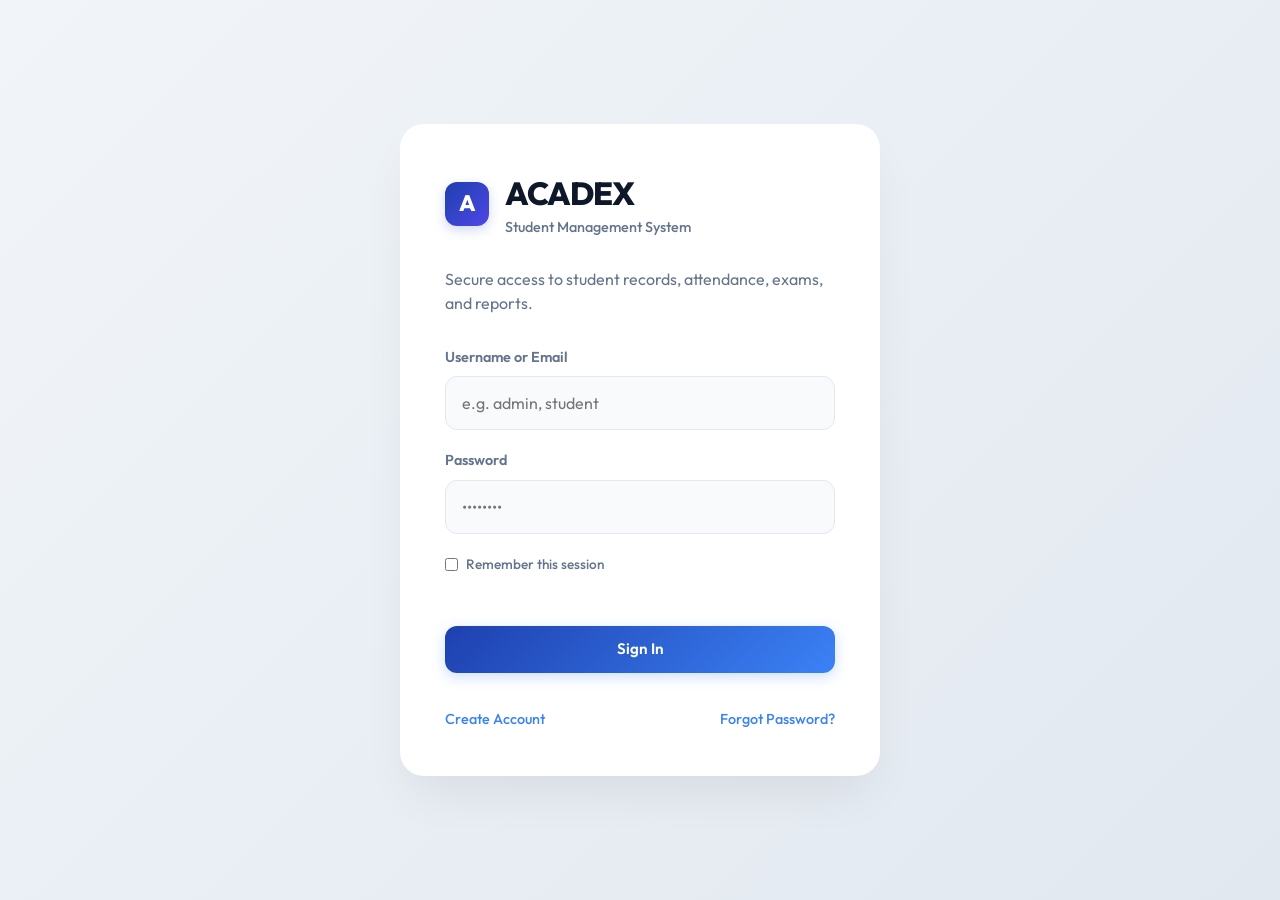
<file: Frontend/index.html>
<!DOCTYPE html>
<html lang="en">
<head>
  <meta charset="UTF-8">
  <title>ACADEX Redirecting...</title>
  <script>
    // Simple router redirect based on auth status
    const sessionUser = sessionStorage.getItem('acadex_currentUser') || localStorage.getItem('acadex_currentUser');
    if (sessionUser) {
      window.location.replace('dashboard.html');
    } else {
      window.location.replace('login.html');
    }
  </script>
</head>
<body>
  <p>Loading ACADEX Student System...</p>
</body>
</html>
</file>
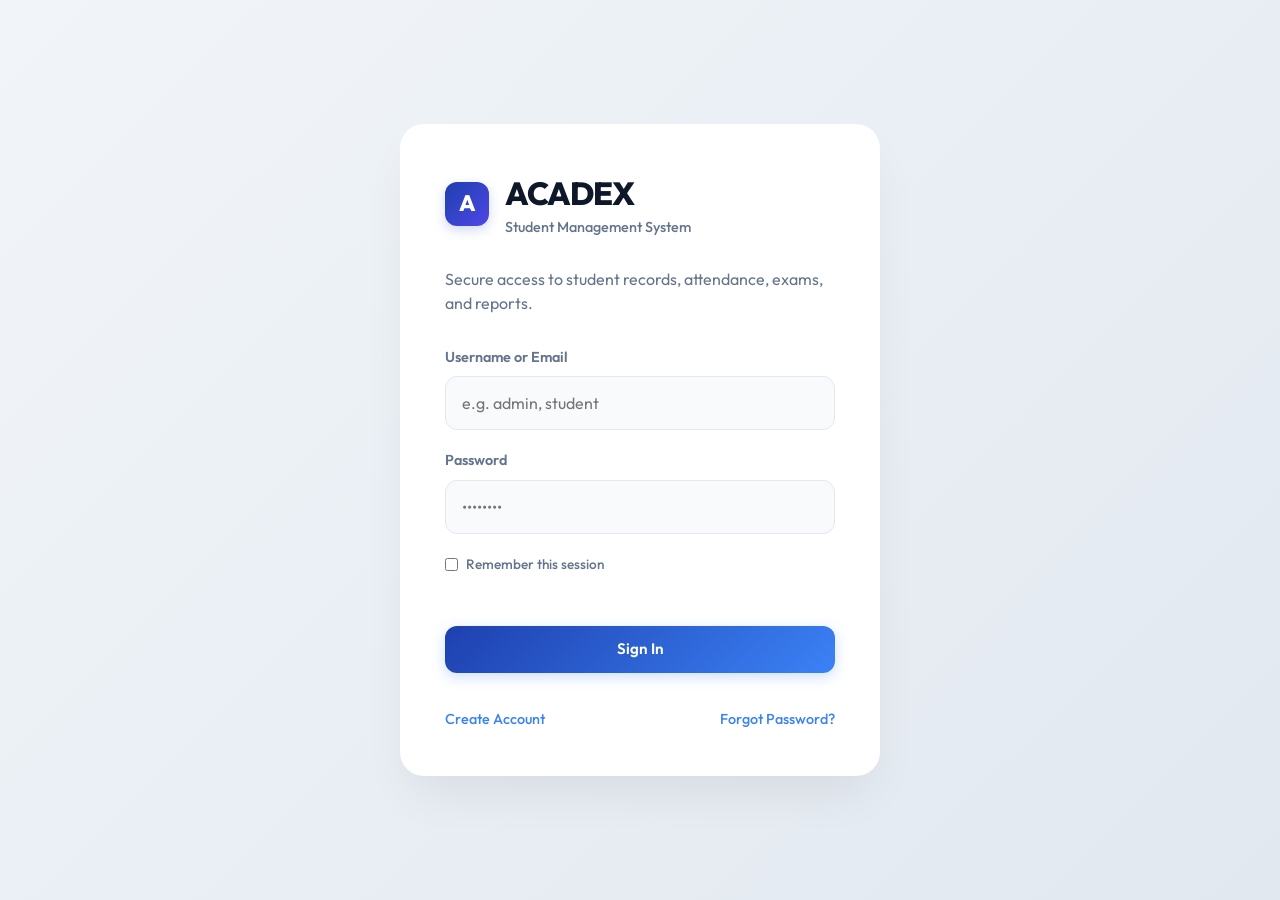
<file: Frontend/attendance.html>
<!DOCTYPE html>
<html lang="en">
<head>
  <meta charset="UTF-8" />
  <meta name="viewport" content="width=device-width, initial-scale=1.0" />
  <title>ACADEX Attendance Management</title>
  <link rel="stylesheet" href="css/style.css" />
</head>
<body data-page="attendance">
  <div class="app-shell">
    <aside class="sidebar">
      <div class="sidebar-brand">
        <div class="logo-circle">A</div>
        <div>
          <h2>ACADEX</h2>
          <span>Student System</span>
        </div>
      </div>
      <nav class="sidebar-nav">
        <a href="dashboard.html" class="sidebar-link"><span class="nav-icon">🏠</span>Dashboard</a>
        <a href="students.html" class="sidebar-link"><span class="nav-icon">👩‍🎓</span>Student Management</a>
        <a href="classes.html" class="sidebar-link"><span class="nav-icon">🏫</span>Class Management</a>
        <a href="subjects.html" class="sidebar-link"><span class="nav-icon">📚</span>Subject Management</a>
        <a href="scores.html" class="sidebar-link"><span class="nav-icon">📝</span>Score Management</a>
        <a href="attendance.html" class="sidebar-link active"><span class="nav-icon">📅</span>Attendance Management</a>
        <a href="notifications.html" class="sidebar-link"><span class="nav-icon">🔔</span>Notification Management</a>
        <a href="reports.html" class="sidebar-link"><span class="nav-icon">📄</span>Report Management</a>
      </nav>
      <div class="sidebar-footer">
        <a href="login.html" class="btn btn-secondary btn-full">Logout</a>
      </div>
    </aside>
    <main class="main-content">
      <header class="topbar">
        <div>
          <h1>Attendance Management</h1>
          <p>Record daily student attendance, track late policies, and view summaries.</p>
        </div>
        <button id="saveAttendanceBtn" class="btn btn-primary">Save Attendance</button>
      </header>

      <section class="card panel-card">
        <div class="panel-actions">
          <div class="filter-group">
            <label for="attendanceDate">Session Date</label>
            <input type="date" id="attendanceDate" required />
          </div>
          <div class="filter-group">
            <label for="attendanceClassFilter">Target Class</label>
            <select id="attendanceClassFilter"></select>
          </div>
          <div class="search-group">
            <input id="attendanceSearch" type="text" placeholder="Search student name..." style="margin-left: auto;" />
          </div>
        </div>
        
        <div class="table-wrap">
          <table class="data-table">
            <thead>
              <tr>
                <th>Student Name</th>
                <th>Academic Class</th>
                <th>Attendance Record Status</th>
              </tr>
            </thead>
            <tbody id="attendanceTableBody"></tbody>
          </table>
        </div>
      </section>

      <section class="grid-two gap-large">
        <div class="card card-panel">
          <div class="panel-header">
            <h2>Daily Class Summary</h2>
          </div>
          <div style="display: grid; grid-template-columns: repeat(3, 1fr); gap: 16px; margin-top: 10px;">
            <div style="background: var(--success-light); color: var(--success); padding: 18px; border-radius: var(--radius-md); text-align: center;">
              <small style="font-weight:700;">Present</small>
              <div id="presentCount" style="font-size: 1.8rem; font-weight: 800; margin-top: 4px;">0</div>
            </div>
            <div style="background: var(--danger-light); color: var(--danger); padding: 18px; border-radius: var(--radius-md); text-align: center;">
              <small style="font-weight:700;">Absent</small>
              <div id="absentCount" style="font-size: 1.8rem; font-weight: 800; margin-top: 4px;">0</div>
            </div>
            <div style="background: var(--warning-light); color: var(--warning); padding: 18px; border-radius: var(--radius-md); text-align: center;">
              <small style="font-weight:700;">Late</small>
              <div id="lateCount" style="font-size: 1.8rem; font-weight: 800; margin-top: 4px;">0</div>
            </div>
          </div>
        </div>

        <div class="card card-panel">
          <div class="panel-header">
            <h2>Attendance Reporting</h2>
          </div>
          <p style="color: var(--text-muted); font-size: 0.95rem; margin-bottom: 20px;">Use the reports module to compile quarterly charts and check students' overall attendance rates.</p>
          <button id="attendanceReportBtn" class="btn btn-secondary">Open Attendance Reports</button>
        </div>
      </section>
    </main>
  </div>
  <script src="js/script.js"></script>
</body>
</html>
</file>
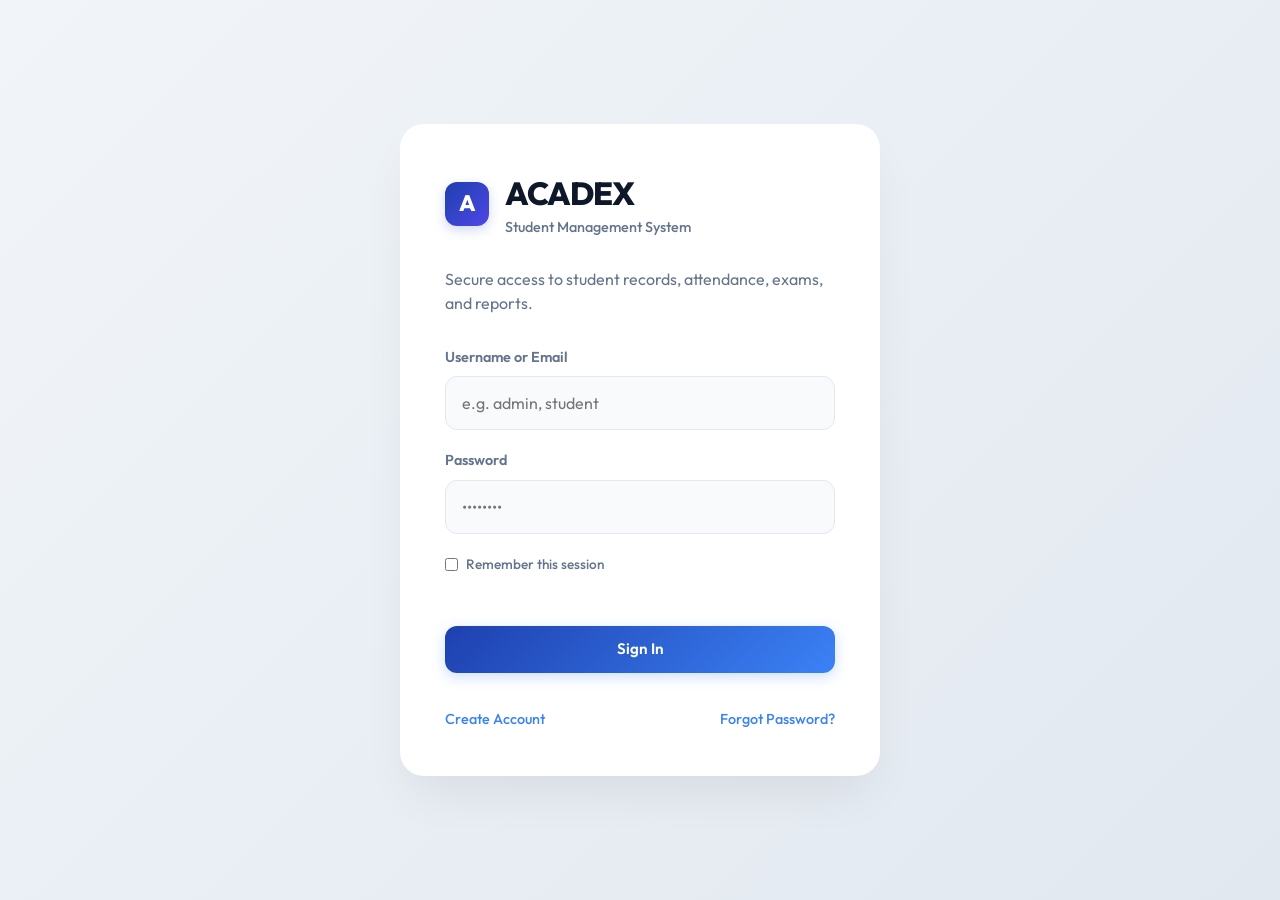
<file: Frontend/classes.html>
<!DOCTYPE html>
<html lang="en">
<head>
  <meta charset="UTF-8" />
  <meta name="viewport" content="width=device-width, initial-scale=1.0" />
  <title>ACADEX Class Management</title>
  <link rel="stylesheet" href="css/style.css" />
</head>
<body data-page="classes">
  <div class="app-shell">
    <aside class="sidebar">
      <div class="sidebar-brand">
        <div class="logo-circle">A</div>
        <div>
          <h2>ACADEX</h2>
          <span>Student System</span>
        </div>
      </div>
      <nav class="sidebar-nav">
        <a href="dashboard.html" class="sidebar-link"><span class="nav-icon">🏠</span>Dashboard</a>
        <a href="students.html" class="sidebar-link"><span class="nav-icon">👩‍🎓</span>Student Management</a>
        <a href="classes.html" class="sidebar-link"><span class="nav-icon">🏫</span>Class Management</a>
        <a href="subjects.html" class="sidebar-link"><span class="nav-icon">📚</span>Subject Management</a>
        <a href="scores.html" class="sidebar-link"><span class="nav-icon">📝</span>Score Management</a>
        <a href="attendance.html" class="sidebar-link"><span class="nav-icon">📅</span>Attendance Management</a>
        <a href="notifications.html" class="sidebar-link"><span class="nav-icon">🔔</span>Notification Management</a>
        <a href="reports.html" class="sidebar-link"><span class="nav-icon">📄</span>Report Management</a>
      </nav>
      <div class="sidebar-footer">
        <a href="login.html" class="btn btn-secondary btn-full">Logout</a>
      </div>
    </aside>
    <main class="main-content">
      <header class="topbar">
        <div>
          <h1>Class Management</h1>
          <p>Manage academic classes, homeroom teachers, and student assignments.</p>
        </div>
        <button id="addClassBtn" class="btn btn-primary">Add Class</button>
      </header>
      
      <section class="card panel-card">
        <div class="panel-actions">
          <div class="search-group">
            <input id="classSearch" type="text" placeholder="Search academic classes..." />
          </div>
        </div>
        <div class="table-wrap">
          <table class="data-table">
            <thead>
              <tr>
                <th>Class ID</th>
                <th>Class Name</th>
                <th>Homeroom Teacher</th>
                <th>Students Enrolled</th>
                <th id="classActionHeader">Actions</th>
              </tr>
            </thead>
            <tbody id="classTableBody"></tbody>
          </table>
        </div>
      </section>

      <section class="grid-two gap-large">
        <div class="card card-panel">
          <div class="panel-header">
            <h2>Class Student Enrollment</h2>
          </div>
          <div class="assign-panel">
            <label>Select Academic Class
              <select id="assignStudentClass"></select>
            </label>
            <div class="assign-list" id="assignStudentList"></div>
          </div>
        </div>
        
        <div class="card card-panel">
          <div class="panel-header">
            <h2>Assign Homeroom Teacher</h2>
          </div>
          <div class="assign-panel">
            <label>Select Class
              <select id="assignTeacherClass"></select>
            </label>
            <label>Select Homeroom Teacher
              <select id="assignTeacherSelect">
                <option value="Mr. Hudson">Mr. Hudson</option>
                <option value="Ms. Carter">Ms. Carter</option>
                <option value="Mrs. Lewis">Mrs. Lewis</option>
                <option value="Mr. Robert Vance">Mr. Robert Vance</option>
              </select>
            </label>
            <button id="saveTeacherBtn" class="btn btn-primary">Save Assignment</button>
          </div>
        </div>
      </section>

      <section id="classFormPanel" class="card hidden form-panel">
        <h2 id="classFormTitle">Add New Class</h2>
        <form id="classForm">
          <div class="form-grid">
            <label>Class Name
              <input type="text" id="className" required placeholder="e.g. 10A" />
            </label>
            <label>Homeroom Teacher
              <select id="classTeacher">
                <option value="Mr. Hudson">Mr. Hudson</option>
                <option value="Ms. Carter">Ms. Carter</option>
                <option value="Mrs. Lewis">Mrs. Lewis</option>
                <option value="Mr. Robert Vance">Mr. Robert Vance</option>
              </select>
            </label>
            <label>Target Student Limit
              <input type="number" min="1" id="classCount" required placeholder="30" />
            </label>
          </div>
          <div class="form-actions">
            <button type="submit" class="btn btn-primary">Save Class</button>
            <button type="button" id="classFormCancel" class="btn btn-secondary">Cancel</button>
          </div>
        </form>
      </section>
    </main>
  </div>
  <script src="js/script.js"></script>
</body>
</html>
</file>
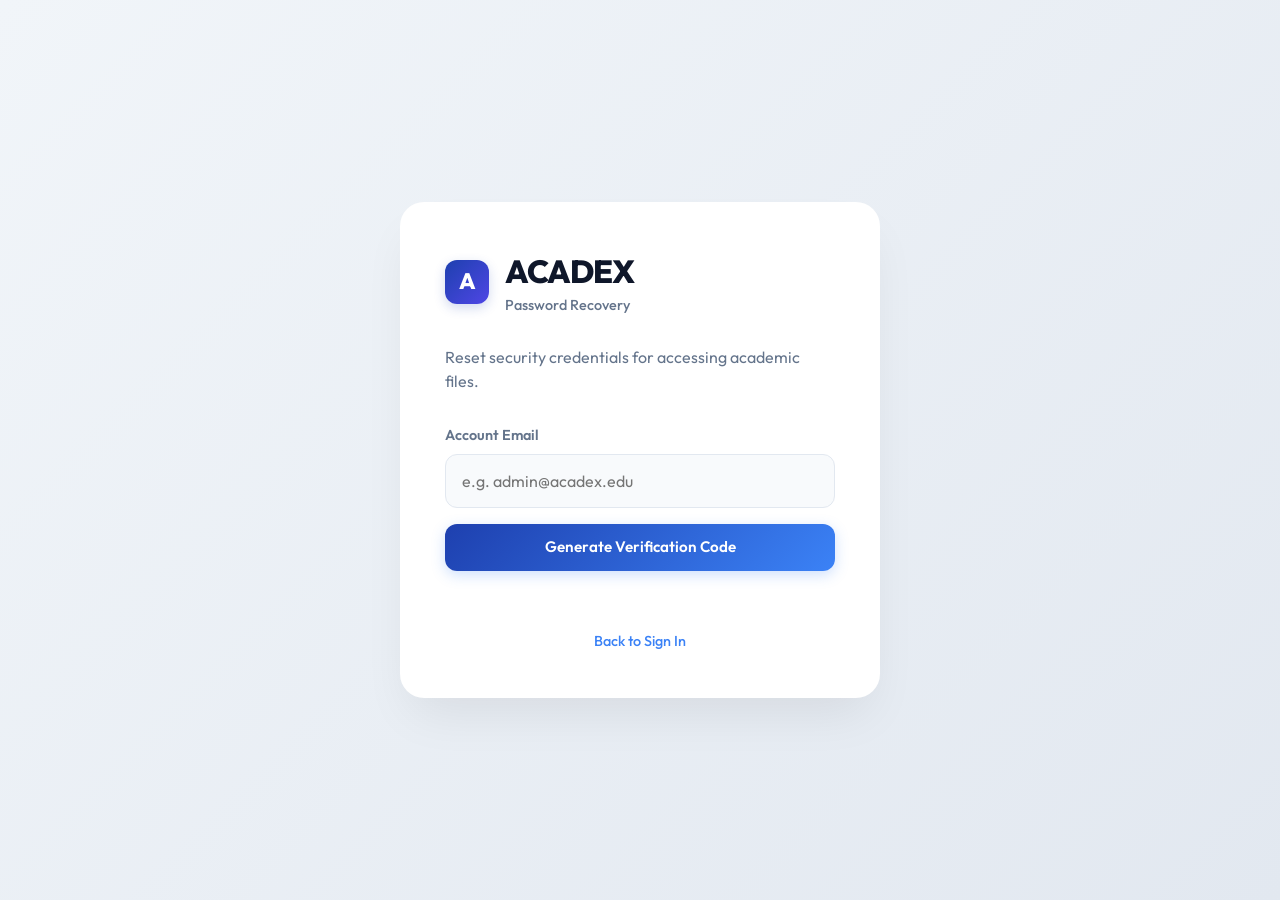
<file: Frontend/forgot-password.html>
<!DOCTYPE html>
<html lang="en">
<head>
  <meta charset="UTF-8" />
  <meta name="viewport" content="width=device-width, initial-scale=1.0" />
  <title>ACADEX - Recover Password</title>
  <link rel="stylesheet" href="css/style.css" />
</head>
<body data-page="forgot-password">
  <main class="auth-page">
    <div class="auth-card">
      <div class="auth-brand">
        <div class="logo-circle">A</div>
        <div>
          <h1>ACADEX</h1>
          <p>Password Recovery</p>
        </div>
      </div>
      <p class="auth-intro">Reset security credentials for accessing academic files.</p>
      
      <form id="forgot-form" class="auth-form">
        
        <!-- Step 1: Input Email -->
        <div id="email-step">
          <div class="field-group">
            <label for="email">Account Email</label>
            <input id="email" name="email" type="email" placeholder="e.g. admin@acadex.edu" required />
          </div>
          <button type="submit" class="btn btn-primary btn-full" style="margin-top: 16px;">Generate Verification Code</button>
        </div>

        <!-- Step 2: Input Simulated OTP -->
        <div id="otp-step" class="hidden">
          <div style="background: var(--warning-light); border: 1px solid var(--warning); padding: 14px; border-radius: var(--radius-md); text-align: center; margin-bottom: 16px;">
            <p style="font-size: 0.85rem; color: var(--text-muted); font-weight: 600;">[SIMULATION] Verification Code Sent:</p>
            <strong id="mock-otp" style="font-size: 1.6rem; color: var(--warning); letter-spacing: 2px;">######</strong>
          </div>
          <div class="field-group">
            <label for="otp-code">Enter OTP Code</label>
            <input id="otp-code" type="text" placeholder="6-digit code" maxlength="6" />
          </div>
          <button type="submit" class="btn btn-primary btn-full" style="margin-top: 16px;">Verify Code</button>
        </div>

        <!-- Step 3: Input New Password -->
        <div id="reset-step" class="hidden">
          <div class="field-group">
            <label for="new-password">New Password</label>
            <input id="new-password" name="new-password" type="password" placeholder="••••••••" minlength="6" />
          </div>
          <div class="field-group">
            <label for="confirm-new-password">Confirm New Password</label>
            <input id="confirm-new-password" name="confirm-new-password" type="password" placeholder="••••••••" />
          </div>
          <button type="submit" class="btn btn-primary btn-full" style="margin-top: 16px;">Reset Password</button>
        </div>

        <div id="error-message" class="error-message"></div>
        
        <div class="auth-footer" style="justify-content: center; margin-top: 8px;">
          <a href="login.html">Back to Sign In</a>
        </div>
      </form>
    </div>
  </main>
  <script src="js/script.js"></script>
</body>
</html>
</file>
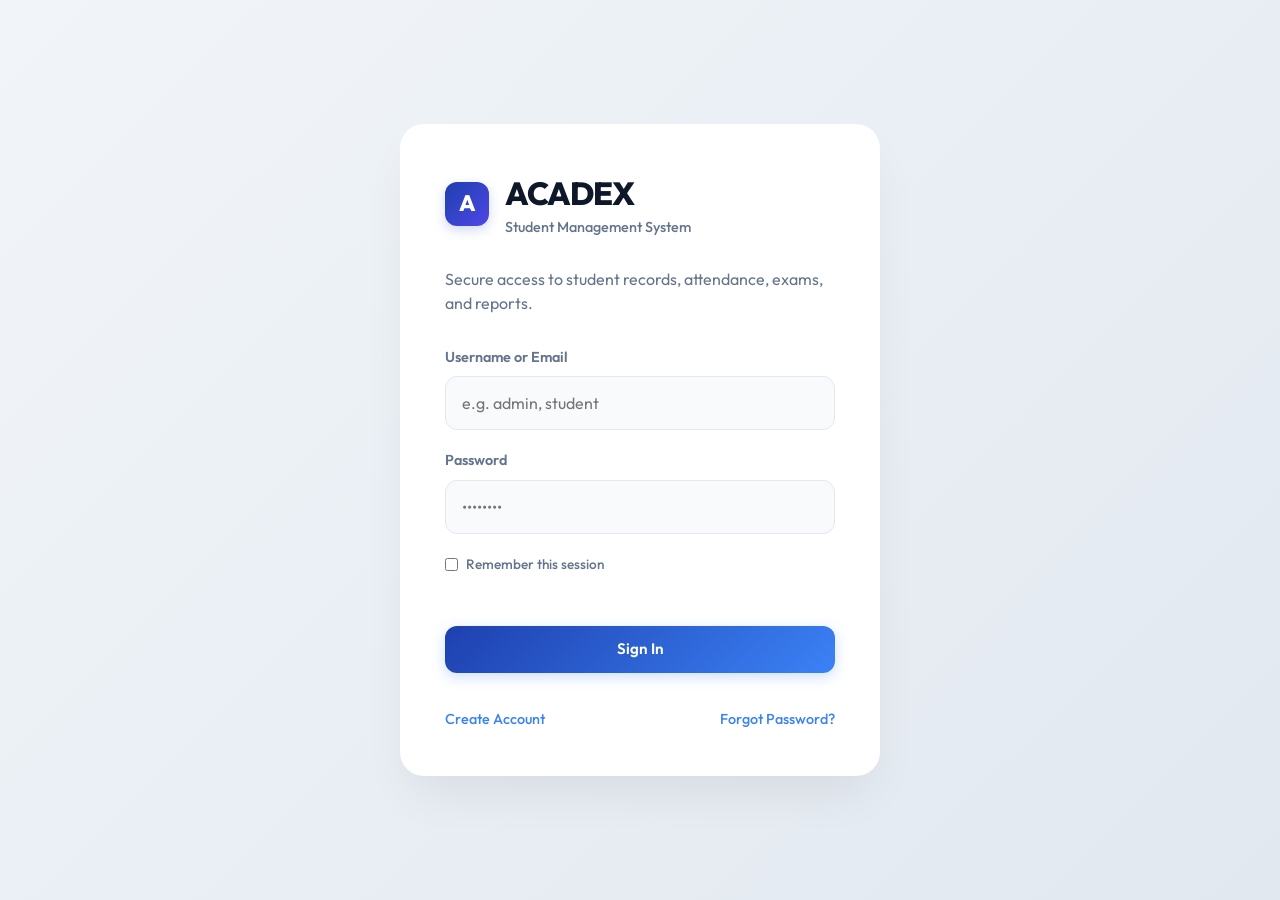
<file: Frontend/login.html>
<!DOCTYPE html>
<html lang="en">
<head>
  <meta charset="UTF-8" />
  <meta name="viewport" content="width=device-width, initial-scale=1.0" />
  <title>ACADEX Student Management System - Login</title>
  <link rel="stylesheet" href="css/style.css" />
</head>
<body data-page="login">
  <main class="auth-page">
    <div class="auth-card">
      <div class="auth-brand">
        <div class="logo-circle">A</div>
        <div>
          <h1>ACADEX</h1>
          <p>Student Management System</p>
        </div>
      </div>
      <p class="auth-intro">Secure access to student records, attendance, exams, and reports.</p>
      <form id="login-form" class="auth-form">
        <div class="field-group">
          <label for="username">Username or Email</label>
          <input id="username" name="username" type="text" placeholder="e.g. admin, student" required />
        </div>
        <div class="field-group">
          <label for="password">Password</label>
          <input id="password" name="password" type="password" placeholder="••••••••" required />
        </div>
        <div style="display: flex; align-items: center; gap: 8px;">
          <input type="checkbox" id="remember-me" name="remember-me" style="width: auto; cursor: pointer;" />
          <label for="remember-me" style="font-size: 0.85rem; font-weight: 500; cursor: pointer; color: var(--text-muted);">Remember this session</label>
        </div>
        <div id="error-message" class="error-message"></div>
        <button type="submit" class="btn btn-primary btn-full">Sign In</button>
        <div class="auth-footer">
          <a href="register.html">Create Account</a>
          <a href="forgot-password.html">Forgot Password?</a>
        </div>
      </form>
    </div>
  </main>
  <script src="js/script.js"></script>
</body>
</html>
</file>
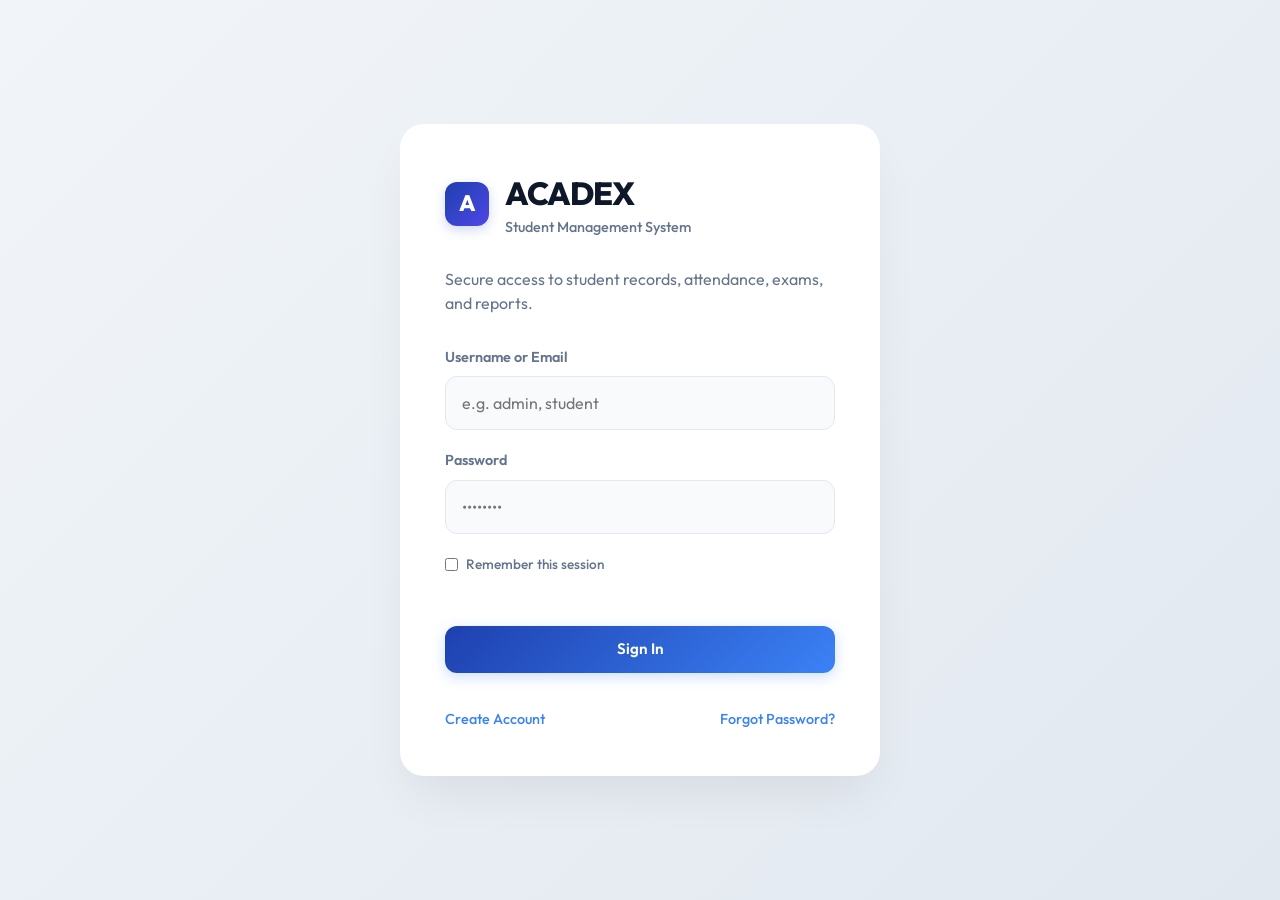
<file: Frontend/notifications.html>
<!DOCTYPE html>
<html lang="en">
<head>
  <meta charset="UTF-8" />
  <meta name="viewport" content="width=device-width, initial-scale=1.0" />
  <title>ACADEX Notification Management</title>
  <link rel="stylesheet" href="css/style.css" />
</head>
<body data-page="notifications">
  <div class="app-shell">
    <aside class="sidebar">
      <div class="sidebar-brand">
        <div class="logo-circle">A</div>
        <div>
          <h2>ACADEX</h2>
          <span>Student System</span>
        </div>
      </div>
      <nav class="sidebar-nav">
        <a href="dashboard.html" class="sidebar-link"><span class="nav-icon">🏠</span>Dashboard</a>
        <a href="students.html" class="sidebar-link"><span class="nav-icon">👩‍🎓</span>Student Management</a>
        <a href="classes.html" class="sidebar-link"><span class="nav-icon">🏫</span>Class Management</a>
        <a href="subjects.html" class="sidebar-link"><span class="nav-icon">📚</span>Subject Management</a>
        <a href="scores.html" class="sidebar-link"><span class="nav-icon">📝</span>Score Management</a>
        <a href="attendance.html" class="sidebar-link"><span class="nav-icon">📅</span>Attendance Management</a>
        <a href="notifications.html" class="sidebar-link"><span class="nav-icon">🔔</span>Notification Management</a>
        <a href="reports.html" class="sidebar-link"><span class="nav-icon">📄</span>Report Management</a>
      </nav>
      <div class="sidebar-footer">
        <a href="login.html" class="btn btn-secondary btn-full">Logout</a>
      </div>
    </aside>
    <main class="main-content">
      <header class="topbar">
        <div>
          <h1>Notification Management</h1>
          <p>Compose announcement alerts and review broadcasts for students or faculty.</p>
        </div>
      </header>
      
      <section class="grid-two gap-large">
        <div class="card card-panel">
          <div class="panel-header">
            <h2>Create New Notice</h2>
          </div>
          <form id="notificationForm">
            <div class="form-grid" style="grid-template-columns: 1fr;">
              <label>Notice Title
                <input type="text" id="notificationTitle" required placeholder="e.g. Midterm Exam Schedules" />
              </label>
              <div style="display: grid; grid-template-columns: 1fr 1fr; gap: 16px;">
                <label>Recipient Target
                  <select id="notificationRecipient" required>
                    <option value="All">All Portal Users</option>
                    <option value="Students">Students Only</option>
                    <option value="Teachers">Teachers Only</option>
                    <option value="Administration">Staff Administration</option>
                  </select>
                </label>
                <label>Publication Date
                  <input type="date" id="notificationDate" required />
                </label>
              </div>
              <div style="display: grid; grid-template-columns: 1fr 1fr; gap: 16px;">
                <label>Priority Level
                  <select id="notificationPriority" required>
                    <option value="Low">Low Priority</option>
                    <option value="Medium" selected>Medium Priority</option>
                    <option value="High">High Priority</option>
                  </select>
                </label>
                <label>Announcement Status
                  <select id="notificationStatus" required>
                    <option value="Published">Published</option>
                    <option value="Draft">Save as Draft</option>
                  </select>
                </label>
              </div>
              <label>Announcement Message
                <textarea id="notificationMessage" rows="4" required placeholder="Type the alert description details..."></textarea>
              </label>
            </div>
            <div class="form-actions" style="margin-top: 10px;">
              <button type="submit" class="btn btn-primary">Broadcast Notification</button>
            </div>
          </form>
        </div>
        
        <div class="card card-panel" style="display: flex; flex-direction: column;">
          <div class="panel-header">
            <h2>Notification Logs</h2>
          </div>
          <div class="notification-list" id="notificationHistory" style="flex: 1; overflow-y: auto; max-height: 520px;">
            <!-- Rendered by JS -->
          </div>
        </div>
      </section>
    </main>
  </div>
  <script src="js/script.js"></script>
</body>
</html>
</file>
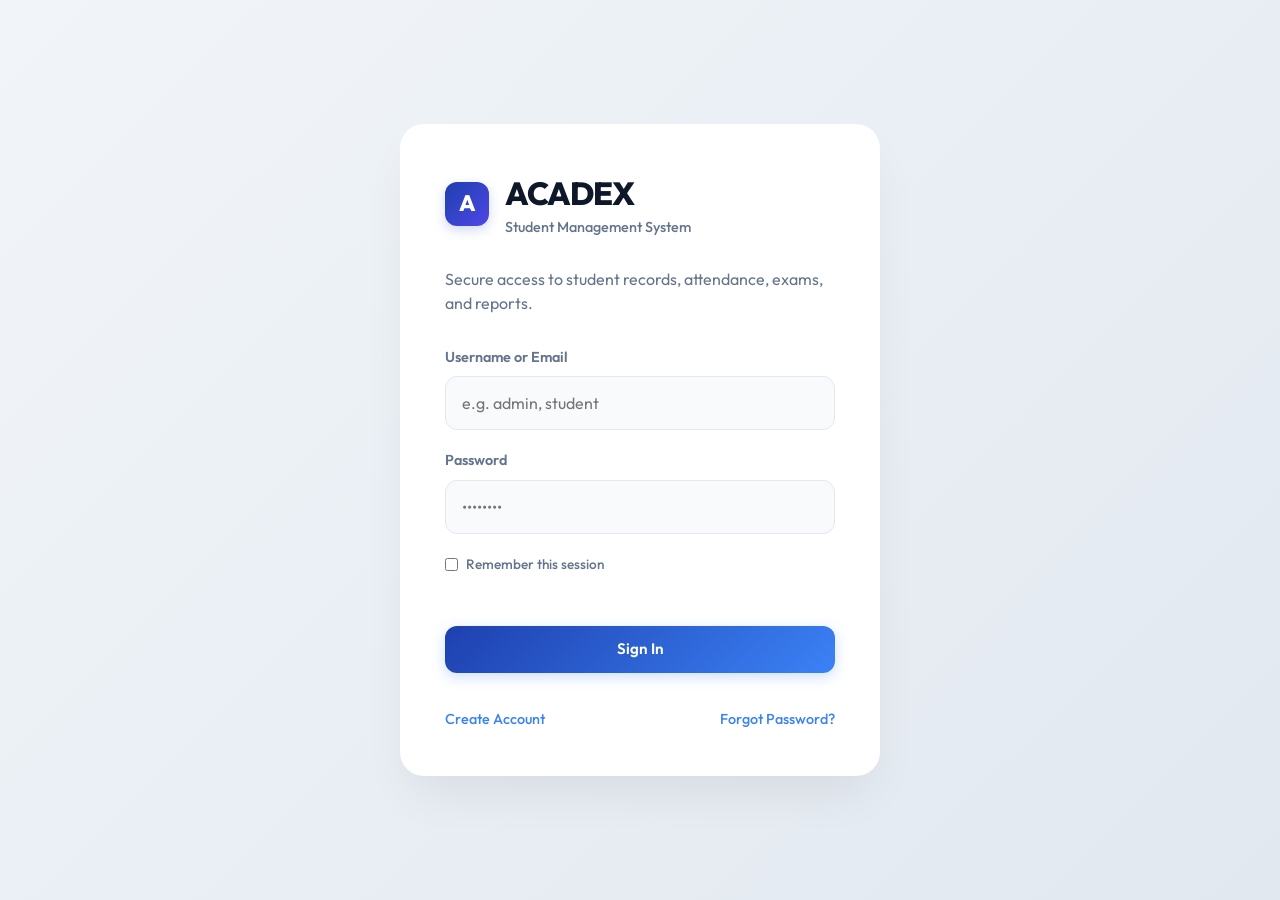
<file: Frontend/profile.html>
<!DOCTYPE html>
<html lang="en">
<head>
  <meta charset="UTF-8" />
  <meta name="viewport" content="width=device-width, initial-scale=1.0" />
  <title>ACADEX - Profile Settings</title>
  <link rel="stylesheet" href="css/style.css" />
</head>
<body data-page="profile">
  <div class="app-shell">
    <aside class="sidebar">
      <div class="sidebar-brand">
        <div class="logo-circle">A</div>
        <div>
          <h2>ACADEX</h2>
          <span>Student System</span>
        </div>
      </div>
      <nav class="sidebar-nav">
        <a href="dashboard.html" class="sidebar-link"><span class="nav-icon">🏠</span>Dashboard</a>
        <a href="students.html" class="sidebar-link"><span class="nav-icon">👩‍🎓</span>Student Management</a>
        <a href="classes.html" class="sidebar-link"><span class="nav-icon">🏫</span>Class Management</a>
        <a href="subjects.html" class="sidebar-link"><span class="nav-icon">📚</span>Subject Management</a>
        <a href="scores.html" class="sidebar-link"><span class="nav-icon">📝</span>Score Management</a>
        <a href="attendance.html" class="sidebar-link"><span class="nav-icon">📅</span>Attendance Management</a>
        <a href="notifications.html" class="sidebar-link"><span class="nav-icon">🔔</span>Notification Management</a>
        <a href="reports.html" class="sidebar-link"><span class="nav-icon">📄</span>Report Management</a>
      </nav>
      <div class="sidebar-footer">
        <a href="login.html" class="btn btn-secondary btn-full">Logout</a>
      </div>
    </aside>
    <main class="main-content">
      <header class="topbar">
        <div>
          <h1>Profile Settings</h1>
          <p>Manage your account identity details and security configurations.</p>
        </div>
      </header>

      <div class="profile-layout">
        <!-- Profile Left Info Card -->
        <div class="card profile-card">
          <div class="profile-large-avatar">U</div>
          <h3>User Profile</h3>
          <div style="margin-top: 10px; margin-bottom: 20px;">
            <span id="profileDisplayRole" class="badge">ROLE</span>
          </div>
          <div class="profile-card-details">
            <p><strong>System Access:</strong> <span>Active</span></p>
            <p><strong>Database ID:</strong> <span>ACADEX-USER</span></p>
          </div>
        </div>

        <!-- Profile Form Forms -->
        <div class="card card-panel">
          <div class="panel-header">
            <h2>Account Credentials & Security</h2>
          </div>
          
          <form id="profileDetailsForm" class="profile-form" style="margin-bottom: 32px;">
            <div class="profile-form-section">
              <h3>Basic Information</h3>
              <div class="form-grid" id="profileFormGrid">
                <label>Full Name
                  <input type="text" id="profileName" required />
                </label>
                <label>Email Address
                  <input type="email" id="profileEmail" required />
                </label>
                <label>Phone Number
                  <input type="tel" id="profilePhone" placeholder="+1 234 567 8900" />
                </label>
                <label>Address
                  <input type="text" id="profileAddress" placeholder="123 Main St" />
                </label>
                <label>Avatar URL (Upload Avatar)
                  <input type="text" id="profileAvatar" placeholder="https://example.com/avatar.png" />
                </label>
              </div>
            </div>
            
            <div class="profile-form-section" id="studentAcademicSection" style="display: none; margin-top: 24px;">
              <h3>Academic Details (Read Only)</h3>
              <div class="form-grid">
                <label>Student ID
                  <input type="text" id="profileStudentId" readonly style="background: var(--surface-hover); cursor: not-allowed;" />
                </label>
                <label>Class
                  <input type="text" id="profileClass" readonly style="background: var(--surface-hover); cursor: not-allowed;" />
                </label>
                <label>GPA
                  <input type="text" id="profileGpa" readonly style="background: var(--surface-hover); cursor: not-allowed;" />
                </label>
              </div>
            </div>

            <button type="submit" class="btn btn-primary" style="align-self: flex-start; margin-top: 16px;">Save Information</button>
          </form>

          <form id="profilePasswordForm" class="profile-form">
            <div class="profile-form-section">
              <h3>Change Password</h3>
              <div class="form-grid">
                <label>Current Password
                  <input type="password" id="currentPassword" required placeholder="••••••••" />
                </label>
                <label>New Password
                  <input type="password" id="newPassword" required placeholder="••••••••" minlength="6" />
                </label>
                <label>Confirm New Password
                  <input type="password" id="confirmNewPassword" required placeholder="••••••••" />
                </label>
              </div>
            </div>
            <button type="submit" class="btn btn-primary" style="align-self: flex-start;">Update Password</button>
          </form>
        </div>
      </div>
    </main>
  </div>
  <script src="js/script.js"></script>
</body>
</html>
</file>
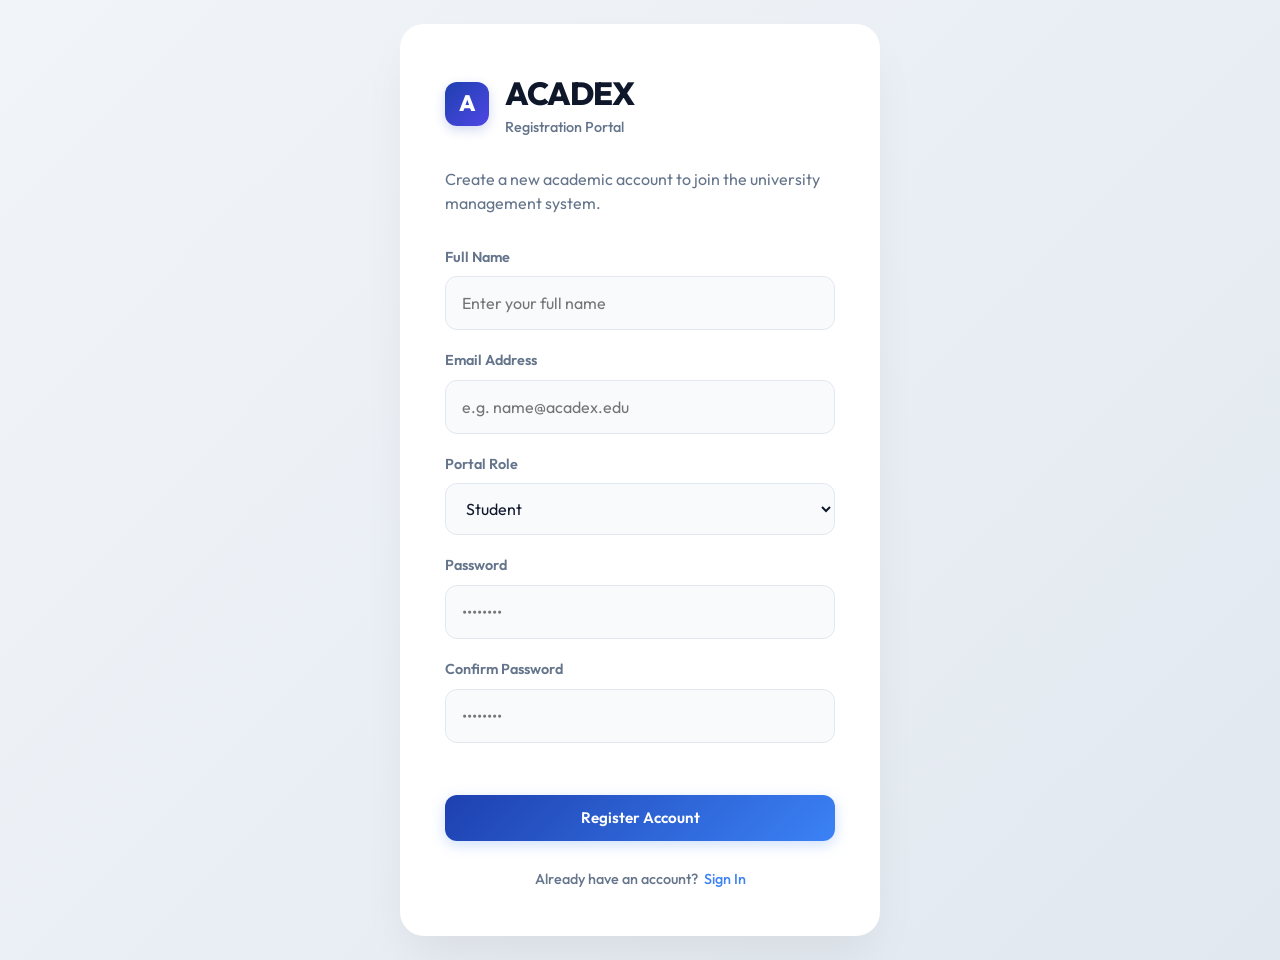
<file: Frontend/register.html>
<!DOCTYPE html>
<html lang="en">
<head>
  <meta charset="UTF-8" />
  <meta name="viewport" content="width=device-width, initial-scale=1.0" />
  <title>ACADEX - Account Registration</title>
  <link rel="stylesheet" href="css/style.css" />
</head>
<body data-page="register">
  <main class="auth-page">
    <div class="auth-card">
      <div class="auth-brand">
        <div class="logo-circle">A</div>
        <div>
          <h1>ACADEX</h1>
          <p>Registration Portal</p>
        </div>
      </div>
      <p class="auth-intro">Create a new academic account to join the university management system.</p>
      <form id="register-form" class="auth-form">
        <div class="field-group">
          <label for="full-name">Full Name</label>
          <input id="full-name" name="full-name" type="text" placeholder="Enter your full name" required />
        </div>
        <div class="field-group">
          <label for="email">Email Address</label>
          <input id="email" name="email" type="email" placeholder="e.g. name@acadex.edu" required />
        </div>
        <div class="field-group">
          <label for="role">Portal Role</label>
          <select id="role" name="role" required>
            <option value="student">Student</option>
            <option value="teacher">Teacher</option>
            <option value="admin">Administrator</option>
          </select>
        </div>
        <div class="field-group">
          <label for="password">Password</label>
          <input id="password" name="password" type="password" placeholder="••••••••" required minlength="6" />
        </div>
        <div class="field-group">
          <label for="confirm-password">Confirm Password</label>
          <input id="confirm-password" name="confirm-password" type="password" placeholder="••••••••" required />
        </div>
        <div id="error-message" class="error-message"></div>
        <button type="submit" class="btn btn-primary btn-full">Register Account</button>
        <div class="auth-footer" style="justify-content: center; margin-top: 8px;">
          <span style="color: var(--text-muted); margin-right: 6px;">Already have an account?</span>
          <a href="login.html">Sign In</a>
        </div>
      </form>
    </div>
  </main>
  <script src="js/script.js"></script>
</body>
</html>
</file>
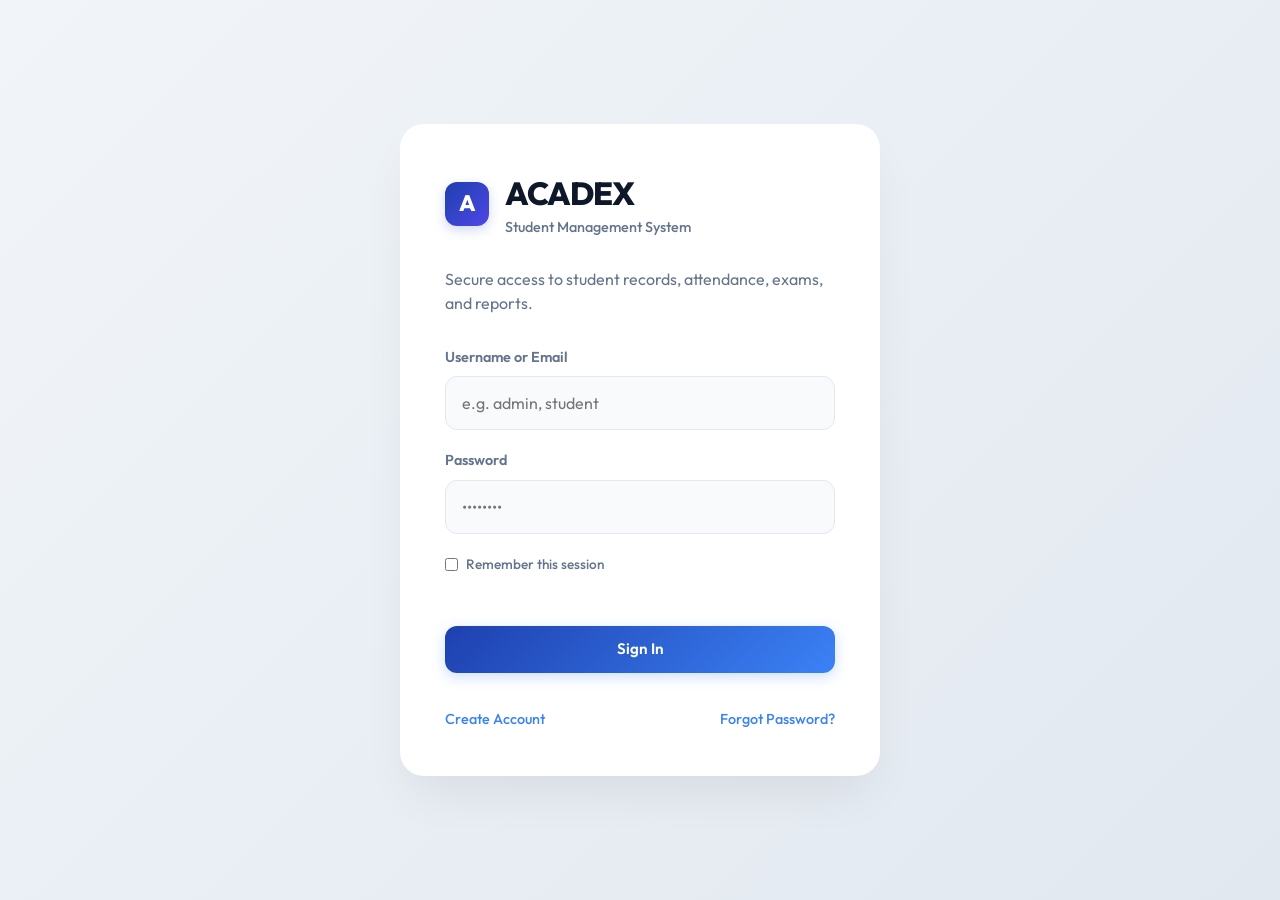
<file: Frontend/reports.html>
<!DOCTYPE html>
<html lang="en">
<head>
  <meta charset="UTF-8" />
  <meta name="viewport" content="width=device-width, initial-scale=1.0" />
  <title>ACADEX Report Management</title>
  <link rel="stylesheet" href="css/style.css" />
</head>
<body data-page="reports">
  <div class="app-shell">
    <aside class="sidebar">
      <div class="sidebar-brand">
        <div class="logo-circle">A</div>
        <div>
          <h2>ACADEX</h2>
          <span>Student System</span>
        </div>
      </div>
      <nav class="sidebar-nav">
        <a href="dashboard.html" class="sidebar-link"><span class="nav-icon">🏠</span>Dashboard</a>
        <a href="students.html" class="sidebar-link"><span class="nav-icon">👩‍🎓</span>Student Management</a>
        <a href="classes.html" class="sidebar-link"><span class="nav-icon">🏫</span>Class Management</a>
        <a href="subjects.html" class="sidebar-link"><span class="nav-icon">📚</span>Subject Management</a>
        <a href="scores.html" class="sidebar-link"><span class="nav-icon">📝</span>Score Management</a>
        <a href="attendance.html" class="sidebar-link"><span class="nav-icon">📅</span>Attendance Management</a>
        <a href="notifications.html" class="sidebar-link"><span class="nav-icon">🔔</span>Notification Management</a>
        <a href="reports.html" class="sidebar-link active"><span class="nav-icon">📄</span>Report Management</a>
      </nav>
      <div class="sidebar-footer">
        <a href="login.html" class="btn btn-secondary btn-full">Logout</a>
      </div>
    </aside>
    <main class="main-content">
      <header class="topbar no-print">
        <div>
          <h1>Reports & Transcripts</h1>
          <p>Generate certified student reports, attendance records, or official transcripts.</p>
        </div>
      </header>
      
      <section class="grid-two gap-large no-print">
        <div class="card card-panel">
          <div class="panel-header">
            <h2>Select Report Category</h2>
          </div>
          <div class="report-selection">
            <label>
              <input type="radio" name="reportType" value="academic" checked style="cursor:pointer;" /> 
              <span style="margin-left: 8px;">Academic Overview Report</span>
            </label>
            <label>
              <input type="radio" name="reportType" value="attendance" style="cursor:pointer;" /> 
              <span style="margin-left: 8px;">Attendance Summaries</span>
            </label>
            <label>
              <input type="radio" name="reportType" value="transcript" style="cursor:pointer;" /> 
              <span style="margin-left: 8px;">Official Student Transcript</span>
            </label>
          </div>
        </div>
        
        <div class="card card-panel">
          <div class="panel-header">
            <h2>Export Actions</h2>
          </div>
          <div class="report-actions">
            <button id="exportPdfBtn" class="btn btn-primary">📄 Export PDF Document</button>
            <button id="exportExcelBtn" class="btn btn-secondary">📊 Export Excel Sheet</button>
            <button id="downloadTranscriptBtn" class="btn btn-primary">🎓 Print / Save Transcript</button>
          </div>
        </div>
      </section>
      
      <section class="card panel-card report-preview-container">
        <div class="panel-header no-print">
          <h2>Report Preview</h2>
          <span class="badge badge-primary">Preview Mode</span>
        </div>
        <div class="report-preview" id="reportPreview">
          <!-- Filled dynamically by JS -->
        </div>
      </section>
    </main>
  </div>
  <script src="js/script.js"></script>
</body>
</html>
</file>
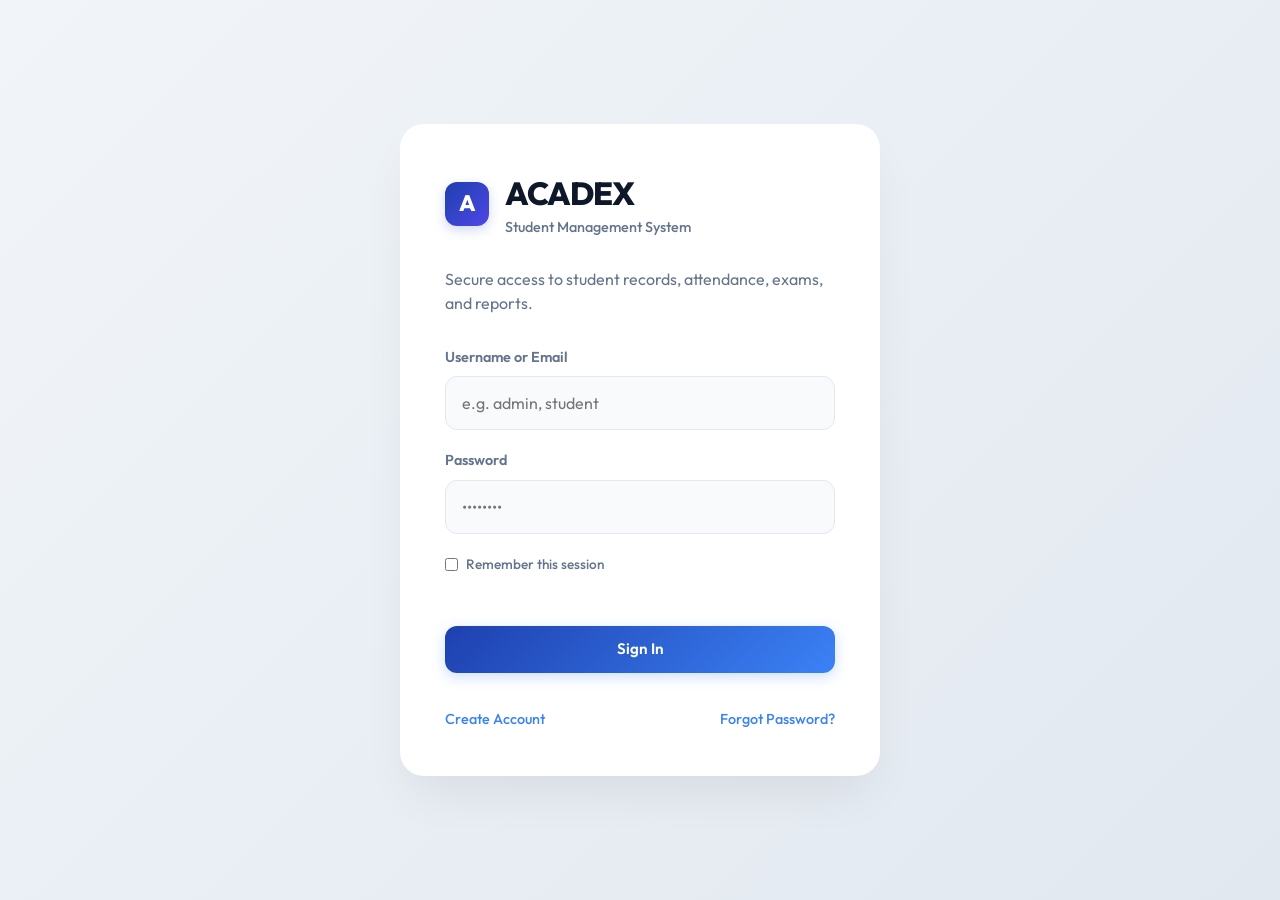
<file: Frontend/scores.html>
<!DOCTYPE html>
<html lang="en">
<head>
  <meta charset="UTF-8" />
  <meta name="viewport" content="width=device-width, initial-scale=1.0" />
  <title>ACADEX Score Management</title>
  <link rel="stylesheet" href="css/style.css" />
</head>
<body data-page="scores">
  <div class="app-shell">
    <aside class="sidebar">
      <div class="sidebar-brand">
        <div class="logo-circle">A</div>
        <div>
          <h2>ACADEX</h2>
          <span>Student System</span>
        </div>
      </div>
      <nav class="sidebar-nav">
        <a href="dashboard.html" class="sidebar-link"><span class="nav-icon">🏠</span>Dashboard</a>
        <a href="students.html" class="sidebar-link"><span class="nav-icon">👩‍🎓</span>Student Management</a>
        <a href="classes.html" class="sidebar-link"><span class="nav-icon">🏫</span>Class Management</a>
        <a href="subjects.html" class="sidebar-link"><span class="nav-icon">📚</span>Subject Management</a>
        <a href="scores.html" class="sidebar-link"><span class="nav-icon">📝</span>Score Management</a>
        <a href="attendance.html" class="sidebar-link"><span class="nav-icon">📅</span>Attendance Management</a>
        <a href="notifications.html" class="sidebar-link"><span class="nav-icon">🔔</span>Notification Management</a>
        <a href="reports.html" class="sidebar-link"><span class="nav-icon">📄</span>Report Management</a>
      </nav>
      <div class="sidebar-footer">
        <a href="login.html" class="btn btn-secondary btn-full">Logout</a>
      </div>
    </aside>
    <main class="main-content">
      <header class="topbar">
        <div>
          <h1>Score Management</h1>
          <p>Review student academic performance scores and track GPA averages.</p>
        </div>
        <button id="addScoreBtn" class="btn btn-primary">Add Score</button>
      </header>

      <section class="grid-four">
        <div class="card stats-card">
          <div>
            <div class="card-title">Average Score GPA</div>
            <div class="stat-val-container">
              <div class="stat-value" id="scoreGpaValue">0.0</div>
            </div>
          </div>
        </div>
        <div class="card stats-card accent">
          <div>
            <div class="card-title">Status Report</div>
            <div class="stat-val-container">
              <div class="stat-value">94%</div>
            </div>
          </div>
        </div>
      </section>

      <section class="card panel-card">
        <div class="panel-actions">
          <div class="search-group">
            <input id="scoreSearch" type="text" placeholder="Search grades by student name or subject..." />
          </div>
        </div>
        <div class="table-wrap">
          <table class="data-table">
            <thead>
              <tr>
                <th>Student Name</th>
                <th>Subject</th>
                <th>Midterm Score</th>
                <th>Final Score</th>
                <th>Calculated GPA</th>
                <th id="scoreActionHeader">Actions</th>
              </tr>
            </thead>
            <tbody id="scoreTableBody"></tbody>
          </table>
        </div>
      </section>

      <section id="scoreFormPanel" class="card hidden form-panel">
        <h2 id="scoreFormTitle">Record Student Grade</h2>
        <form id="scoreForm">
          <div class="form-grid">
            <label>Student Name
              <select id="scoreStudent"></select>
            </label>
            <label>Academic Subject
              <select id="scoreSubject"></select>
            </label>
            <label>Midterm Grade (0-100)
              <input type="number" min="0" max="100" id="midtermScore" required placeholder="80" />
            </label>
            <label>Final Exam Grade (0-100)
              <input type="number" min="0" max="100" id="finalScore" required placeholder="85" />
            </label>
            <label>Calculated GPA Equivalency
              <input type="number" step="0.01" min="0" max="4" id="scoreGpa" readonly placeholder="Calculated overall" />
            </label>
          </div>
          <div class="form-actions">
            <button type="submit" class="btn btn-primary">Save Score</button>
            <button type="button" id="scoreFormCancel" class="btn btn-secondary">Cancel</button>
          </div>
        </form>
      </section>
    </main>
  </div>
  <script src="js/script.js"></script>
</body>
</html>
</file>
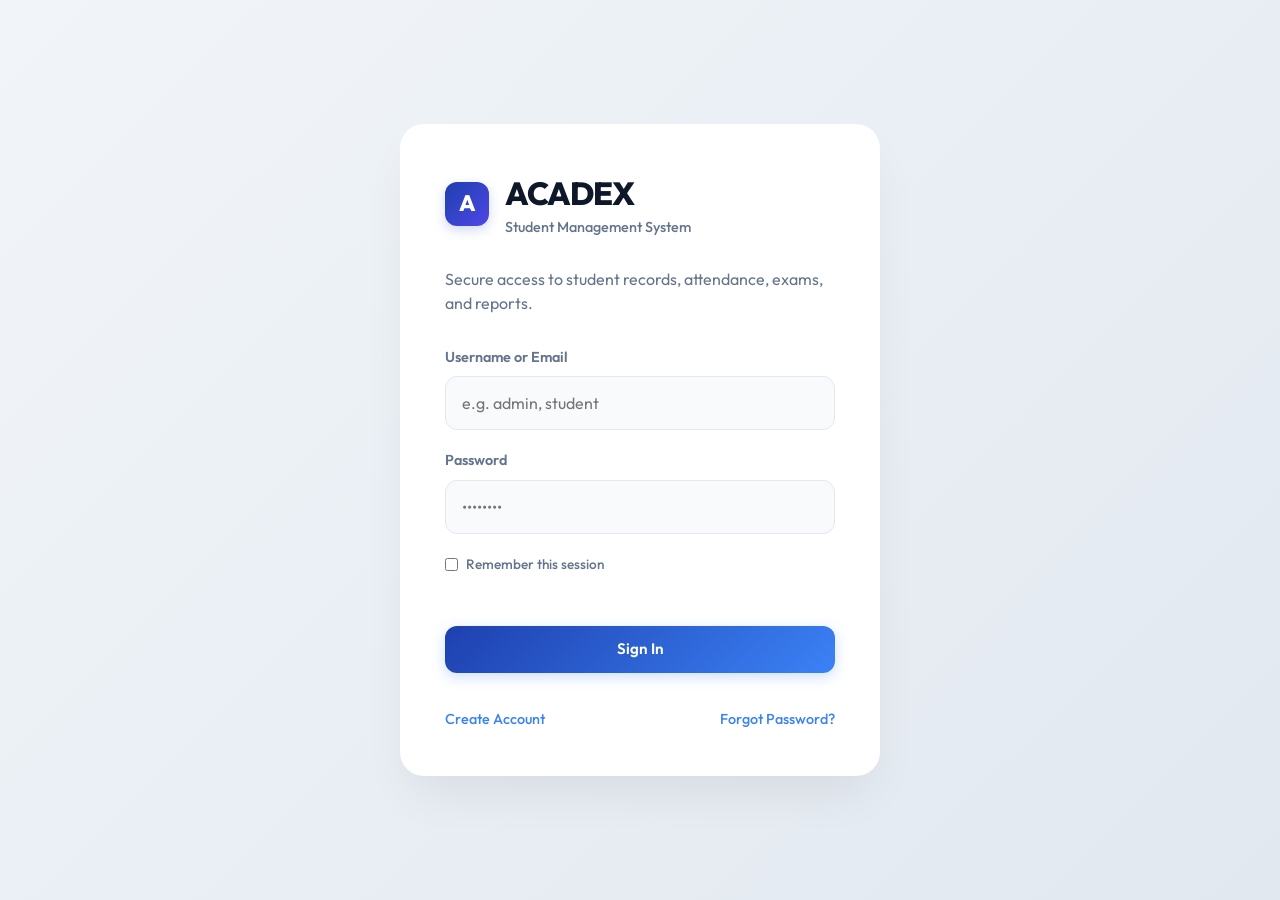
<file: Frontend/students.html>
<!DOCTYPE html>
<html lang="en">
<head>
  <meta charset="UTF-8" />
  <meta name="viewport" content="width=device-width, initial-scale=1.0" />
  <title>ACADEX Student Management</title>
  <link rel="stylesheet" href="css/style.css" />
</head>
<body data-page="students">
  <div class="app-shell">
    <aside class="sidebar">
      <div class="sidebar-brand">
        <div class="logo-circle">A</div>
        <div>
          <h2>ACADEX</h2>
          <span>Student System</span>
        </div>
      </div>
      <nav class="sidebar-nav">
        <a href="dashboard.html" class="sidebar-link"><span class="nav-icon">🏠</span>Dashboard</a>
        <a href="students.html" class="sidebar-link"><span class="nav-icon">👩‍🎓</span>Student Management</a>
        <a href="classes.html" class="sidebar-link"><span class="nav-icon">🏫</span>Class Management</a>
        <a href="subjects.html" class="sidebar-link"><span class="nav-icon">📚</span>Subject Management</a>
        <a href="scores.html" class="sidebar-link"><span class="nav-icon">📝</span>Score Management</a>
        <a href="attendance.html" class="sidebar-link"><span class="nav-icon">📅</span>Attendance Management</a>
        <a href="notifications.html" class="sidebar-link"><span class="nav-icon">🔔</span>Notification Management</a>
        <a href="reports.html" class="sidebar-link"><span class="nav-icon">📄</span>Report Management</a>
      </nav>
      <div class="sidebar-footer">
        <a href="login.html" class="btn btn-secondary btn-full">Logout</a>
      </div>
    </aside>
    <main class="main-content">
      <header class="topbar">
        <div>
          <h1>Student Management</h1>
          <p>Track student profiles, enrollment data, and academic summary.</p>
        </div>
        <div class="action-buttons-top" style="display: flex; gap: 12px;">
          <button id="exportStudentsBtn" class="btn btn-secondary">📥 Export CSV</button>
          <button id="addStudentBtn" class="btn btn-primary">Add Student</button>
        </div>
      </header>
      
      <section class="card panel-card">
        <div class="panel-actions">
          <div class="search-group">
            <input id="studentSearch" type="text" placeholder="Search students by name, ID or email..." />
          </div>
          <div class="filter-group">
            <label for="studentClassFilter">Filter by Class</label>
            <select id="studentClassFilter">
              <option value="all">All Classes</option>
            </select>
          </div>
        </div>
        <div class="table-wrap">
          <table class="data-table">
            <thead>
              <tr>
                <th class="sortable" data-sort-key="id">ID</th>
                <th class="sortable" data-sort-key="name">Full Name</th>
                <th>Gender</th>
                <th class="sortable" data-sort-key="dob">DOB</th>
                <th class="sortable" data-sort-key="class">Class</th>
                <th>Email Address</th>
                <th class="sortable" data-sort-key="gpa">GPA</th>
                <th id="studentActionHeader">Actions</th>
              </tr>
            </thead>
            <tbody id="studentTableBody"></tbody>
          </table>
        </div>
        <div class="pagination" id="studentPagination"></div>
      </section>

      <section id="studentFormPanel" class="card hidden form-panel">
        <h2 id="studentFormTitle">Add New Student Record</h2>
        <form id="studentForm">
          <div class="form-grid">
            <label>Full Name
              <input type="text" id="studentName" required />
            </label>
            <label>Gender
              <select id="studentGender">
                <option value="Male">Male</option>
                <option value="Female">Female</option>
                <option value="Other">Other</option>
              </select>
            </label>
            <label>Date of Birth
              <input type="date" id="studentDob" required />
            </label>
            <label>Class
              <select id="studentClass"></select>
            </label>
            <label>Email Address
              <input type="email" id="studentEmail" required />
            </label>
            <label>GPA (0.00 - 4.00)
              <input type="number" step="0.01" min="0" max="4" id="studentGpa" required />
            </label>
          </div>
          <div class="form-actions">
            <button type="submit" class="btn btn-primary">Save Student</button>
            <button type="button" id="studentFormCancel" class="btn btn-secondary">Cancel</button>
          </div>
        </form>
      </section>
    </main>
  </div>
  <script src="js/script.js"></script>
</body>
</html>
</file>
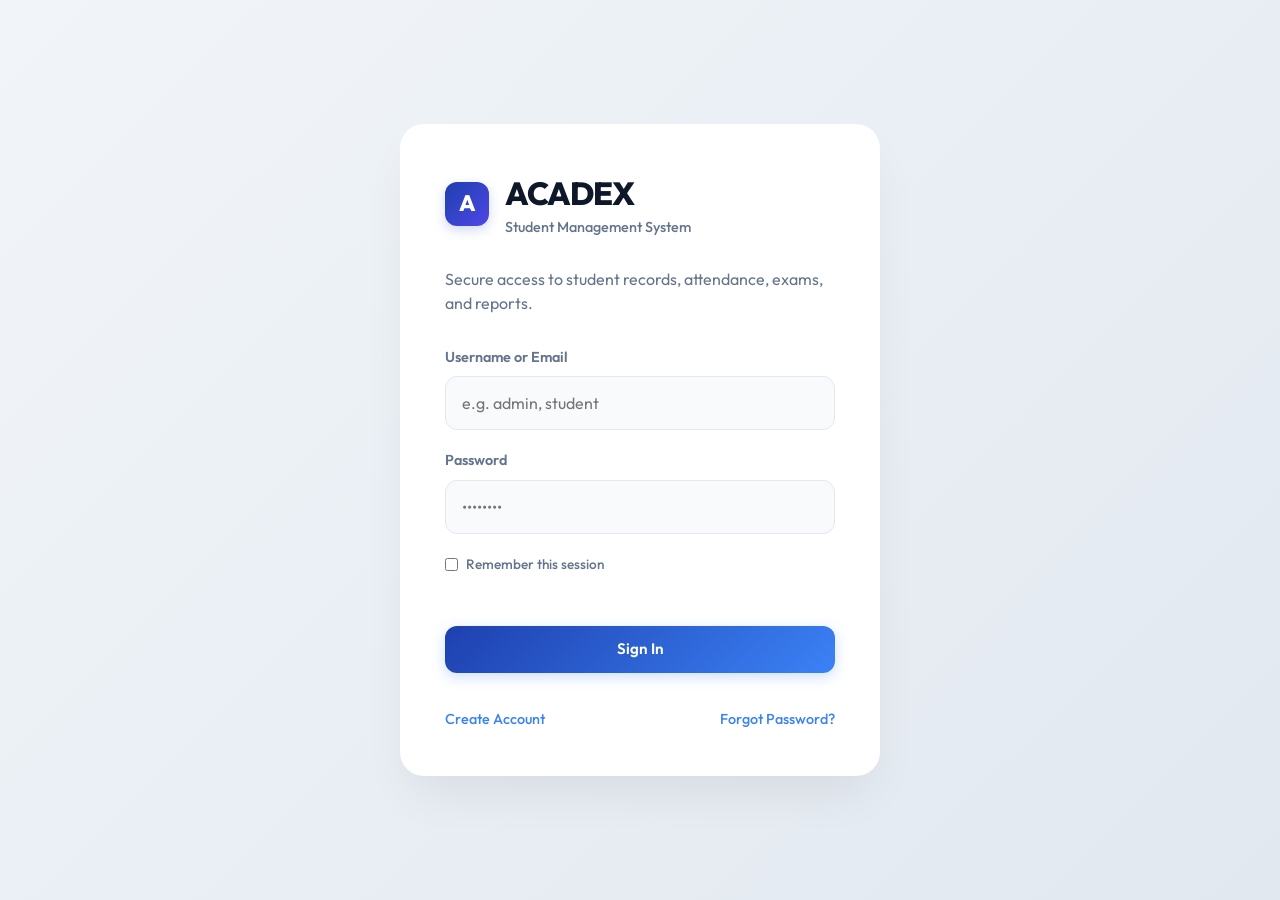
<file: Frontend/subjects.html>
<!DOCTYPE html>
<html lang="en">
<head>
  <meta charset="UTF-8" />
  <meta name="viewport" content="width=device-width, initial-scale=1.0" />
  <title>ACADEX Subject Management</title>
  <link rel="stylesheet" href="css/style.css" />
</head>
<body data-page="subjects">
  <div class="app-shell">
    <aside class="sidebar">
      <div class="sidebar-brand">
        <div class="logo-circle">A</div>
        <div>
          <h2>ACADEX</h2>
          <span>Student System</span>
        </div>
      </div>
      <nav class="sidebar-nav">
        <a href="dashboard.html" class="sidebar-link"><span class="nav-icon">🏠</span>Dashboard</a>
        <a href="students.html" class="sidebar-link"><span class="nav-icon">👩‍🎓</span>Student Management</a>
        <a href="classes.html" class="sidebar-link"><span class="nav-icon">🏫</span>Class Management</a>
        <a href="subjects.html" class="sidebar-link"><span class="nav-icon">📚</span>Subject Management</a>
        <a href="scores.html" class="sidebar-link"><span class="nav-icon">📝</span>Score Management</a>
        <a href="attendance.html" class="sidebar-link"><span class="nav-icon">📅</span>Attendance Management</a>
        <a href="notifications.html" class="sidebar-link"><span class="nav-icon">🔔</span>Notification Management</a>
        <a href="reports.html" class="sidebar-link"><span class="nav-icon">📄</span>Report Management</a>
      </nav>
      <div class="sidebar-footer">
        <a href="login.html" class="btn btn-secondary btn-full">Logout</a>
      </div>
    </aside>
    <main class="main-content">
      <header class="topbar">
        <div>
          <h1>Subject Management</h1>
          <p>Manage curriculum subjects, credits, and assigned class groups.</p>
        </div>
        <button id="addSubjectBtn" class="btn btn-primary">Add Subject</button>
      </header>
      
      <section class="card panel-card">
        <div class="panel-actions">
          <div class="search-group">
            <input id="subjectSearch" type="text" placeholder="Search subjects by code or name..." />
          </div>
          <div class="filter-group">
            <label for="subjectClassFilter">Assigned Class</label>
            <select id="subjectClassFilter">
              <option value="all">All Classes</option>
            </select>
          </div>
        </div>
        <div class="table-wrap">
          <table class="data-table">
            <thead>
              <tr>
                <th>Subject Code</th>
                <th>Subject Name</th>
                <th>Academic Credits</th>
                <th>Associated Classes</th>
                <th id="subjectActionHeader">Actions</th>
              </tr>
            </thead>
            <tbody id="subjectTableBody"></tbody>
          </table>
        </div>
      </section>

      <section id="subjectFormPanel" class="card hidden form-panel">
        <h2 id="subjectFormTitle">Add New Subject</h2>
        <form id="subjectForm">
          <div class="form-grid">
            <label>Subject Code
              <input type="text" id="subjectCode" required placeholder="e.g. MAT101" />
            </label>
            <label>Subject Name
              <input type="text" id="subjectName" required placeholder="e.g. Calculus I" />
            </label>
            <label>Credits Value
              <input type="number" min="1" max="6" id="subjectCredits" required placeholder="4" />
            </label>
            <label>Assign to Classes (Hold Ctrl to select multiple)
              <select id="subjectClasses" multiple style="height: 120px;"></select>
            </label>
          </div>
          <div class="form-actions">
            <button type="submit" class="btn btn-primary">Save Subject</button>
            <button type="button" id="subjectFormCancel" class="btn btn-secondary">Cancel</button>
          </div>
        </form>
      </section>
    </main>
  </div>
  <script src="js/script.js"></script>
</body>
</html>
</file>
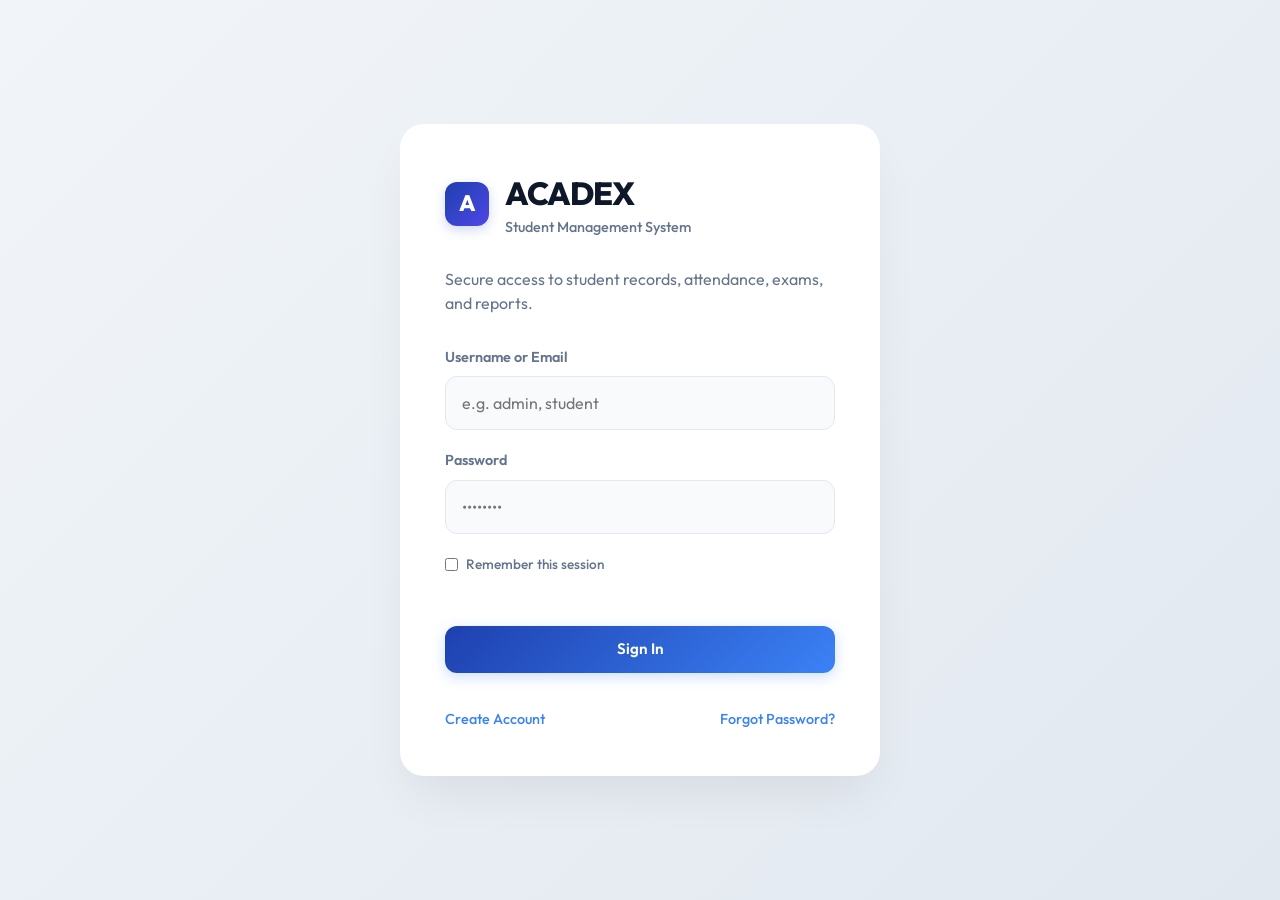
<file: Frontend/users.html>
<!DOCTYPE html>
<html lang="en">
<head>
  <meta charset="UTF-8" />
  <meta name="viewport" content="width=device-width, initial-scale=1.0" />
  <title>ACADEX - User Management</title>
  <link rel="stylesheet" href="css/style.css" />
</head>
<body data-page="users">
  <div class="app-shell">
    <aside class="sidebar">
      <div class="sidebar-brand">
        <div class="logo-circle">A</div>
        <div>
          <h2>ACADEX</h2>
          <span>Student System</span>
        </div>
      </div>
      <nav class="sidebar-nav">
        <a href="dashboard.html" class="sidebar-link"><span class="nav-icon">🏠</span>Dashboard</a>
        <a href="students.html" class="sidebar-link"><span class="nav-icon">👩‍🎓</span>Student Management</a>
        <a href="classes.html" class="sidebar-link"><span class="nav-icon">🏫</span>Class Management</a>
        <a href="subjects.html" class="sidebar-link"><span class="nav-icon">📚</span>Subject Management</a>
        <a href="scores.html" class="sidebar-link"><span class="nav-icon">📝</span>Score Management</a>
        <a href="attendance.html" class="sidebar-link"><span class="nav-icon">📅</span>Attendance Management</a>
        <a href="notifications.html" class="sidebar-link"><span class="nav-icon">🔔</span>Notification Management</a>
        <a href="reports.html" class="sidebar-link"><span class="nav-icon">📄</span>Report Management</a>
      </nav>
      <div class="sidebar-footer">
        <a href="login.html" class="btn btn-secondary btn-full">Logout</a>
      </div>
    </aside>
    <main class="main-content">
      <header class="topbar">
        <div>
          <h1>User Management</h1>
          <p>Register, update, and manage access levels for teachers, students, and coordinators.</p>
        </div>
      </header>
      
      <section class="card panel-card">
        <div class="panel-actions">
          <div class="search-group">
            <input id="userSearch" type="text" placeholder="Search users by name, email or role..." />
          </div>
        </div>
        <div class="table-wrap">
          <table class="data-table">
            <thead>
              <tr>
                <th>User Identity</th>
                <th>Email Address</th>
                <th>Role</th>
                <th>Status (Active)</th>
                <th>Actions</th>
              </tr>
            </thead>
            <tbody id="userTableBody"></tbody>
          </table>
        </div>
      </section>

      <!-- Edit User Panel Modal -->
      <section id="userFormPanel" class="card hidden form-panel">
        <h2 id="userFormTitle">Edit User Details</h2>
        <form id="userForm">
          <div class="form-grid">
            <label>Full Name
              <input type="text" id="userName" required />
            </label>
            <label>Email Address
              <input type="email" id="userEmail" required />
            </label>
            <label>System Role
              <select id="userRole" required>
                <option value="student">Student</option>
                <option value="teacher">Teacher</option>
                <option value="admin">Administrator</option>
              </select>
            </label>
          </div>
          <div class="form-actions">
            <button type="submit" class="btn btn-primary">Save Changes</button>
            <button type="button" id="userFormCancel" class="btn btn-secondary">Cancel</button>
          </div>
        </form>
      </section>
    </main>
  </div>
  <script src="js/script.js"></script>
</body>
</html>
</file>
<file: Frontend/css/style.css>
@import url('https://fonts.googleapis.com/css2?family=Inter:wght@300;400;500;600;700&family=Outfit:wght@400;500;600;700;800&display=swap');

:root {
  --bg: #f6f8fc;
  --surface: #ffffff;
  --surface-alt: #edf2f9;
  --text: #0f172a;
  --text-muted: #64748b;
  --primary: #1e40af;
  --primary-light: #3b82f6;
  --primary-dark: #1e3a8a;
  --accent: #4f46e5;
  --accent-light: #818cf8;
  --success: #10b981;
  --success-light: #ecfdf5;
  --warning: #f59e0b;
  --warning-light: #fffbeb;
  --danger: #ef4444;
  --danger-light: #fef2f2;
  --border: #e2e8f0;
  --shadow-sm: 0 1px 3px rgba(0,0,0,0.05);
  --shadow-md: 0 4px 6px -1px rgba(0,0,0,0.05), 0 2px 4px -1px rgba(0,0,0,0.03);
  --shadow-lg: 0 20px 25px -5px rgba(0,0,0,0.05), 0 10px 10px -5px rgba(0,0,0,0.02);
  --shadow-xl: 0 25px 50px -12px rgba(0,0,0,0.08);
  --radius-sm: 8px;
  --radius-md: 12px;
  --radius-lg: 18px;
  --radius-xl: 24px;
  --transition: all 0.3s cubic-bezier(0.4, 0, 0.2, 1);
  --font: 'Outfit', 'Inter', system-ui, -apple-system, sans-serif;
}

* {
  box-sizing: border-box;
  margin: 0;
  padding: 0;
}

html {
  scroll-behavior: smooth;
}

body {
  font-family: var(--font);
  background: var(--bg);
  color: var(--text);
  min-height: 100vh;
  line-height: 1.5;
  overflow-x: hidden;
}

button,
input,
select,
textarea {
  font: inherit;
  color: inherit;
}

a {
  color: inherit;
  text-decoration: none;
}

/* Button Component */
.btn {
  display: inline-flex;
  align-items: center;
  justify-content: center;
  gap: 8px;
  border: none;
  cursor: pointer;
  border-radius: var(--radius-md);
  font-weight: 600;
  font-size: 0.95rem;
  padding: 12px 20px;
  transition: var(--transition);
  outline: none;
}

.btn:active {
  transform: scale(0.98);
}

.btn-primary {
  background: linear-gradient(135deg, var(--primary), var(--primary-light));
  color: #fff;
  box-shadow: 0 4px 14px rgba(59, 130, 246, 0.25);
}

.btn-primary:hover {
  background: linear-gradient(135deg, var(--primary-light), var(--primary));
  box-shadow: 0 6px 20px rgba(59, 130, 246, 0.35);
}

.btn-secondary {
  background: var(--surface-alt);
  color: var(--text);
  border: 1px solid var(--border);
}

.btn-secondary:hover {
  background: var(--border);
}

.btn-danger {
  background: var(--danger);
  color: #fff;
}

.btn-danger:hover {
  background: #dc2626;
}

.btn-full {
  width: 100%;
}

/* Layout App Shell */
.app-shell {
  display: grid;
  grid-template-columns: 280px 1fr;
  min-height: 100vh;
}

/* Sidebar Drawer Style */
.sidebar {
  background: var(--surface);
  border-right: 1px solid var(--border);
  padding: 32px 24px;
  display: flex;
  flex-direction: column;
  gap: 36px;
  height: 100vh;
  position: sticky;
  top: 0;
  z-index: 50;
  transition: var(--transition);
}

.sidebar-brand {
  display: flex;
  gap: 14px;
  align-items: center;
}

.logo-circle {
  width: 44px;
  height: 44px;
  border-radius: var(--radius-md);
  background: linear-gradient(135deg, var(--primary), var(--accent));
  color: #fff;
  display: grid;
  place-items: center;
  font-weight: 800;
  font-size: 1.4rem;
  box-shadow: 0 4px 12px rgba(30, 64, 175, 0.2);
}

.sidebar-brand h2 {
  font-size: 1.35rem;
  font-weight: 700;
  letter-spacing: -0.5px;
}

.sidebar-brand span {
  color: var(--text-muted);
  font-size: 0.85rem;
  font-weight: 500;
  text-transform: uppercase;
  letter-spacing: 1px;
}

.sidebar-nav {
  display: flex;
  flex-direction: column;
  gap: 6px;
  flex: 1;
  overflow-y: auto;
}

.sidebar-link {
  display: flex;
  align-items: center;
  gap: 12px;
  padding: 12px 16px;
  border-radius: var(--radius-md);
  color: var(--text-muted);
  font-weight: 600;
  font-size: 0.95rem;
  transition: var(--transition);
  border-left: 3px solid transparent;
}

.sidebar-link:hover {
  color: var(--primary);
  background: var(--surface-alt);
}

.sidebar-link.active {
  background: rgba(30, 64, 175, 0.08);
  color: var(--primary);
  border-left-color: var(--primary);
}

.nav-icon {
  font-size: 1.15rem;
  display: inline-flex;
  align-items: center;
  justify-content: center;
  width: 24px;
}

.sidebar-footer {
  padding-top: 16px;
  border-top: 1px solid var(--border);
}

/* Main Content Wrapper */
.main-content {
  padding: 40px;
  display: flex;
  flex-direction: column;
  gap: 32px;
  max-width: 1600px;
  width: 100%;
  margin: 0 auto;
  min-height: 100vh;
}

/* Topbar Header Style */
.topbar {
  display: flex;
  justify-content: space-between;
  align-items: center;
  gap: 20px;
}

.topbar h1 {
  font-size: 2.2rem;
  font-weight: 800;
  letter-spacing: -1px;
}

.topbar p {
  color: var(--text-muted);
  margin-top: 6px;
  font-size: 1.05rem;
}

.profile-chip {
  display: flex;
  align-items: center;
  gap: 12px;
  padding: 8px 16px;
  border-radius: 999px;
  background: var(--surface);
  border: 1px solid var(--border);
  box-shadow: var(--shadow-sm);
  cursor: pointer;
  transition: var(--transition);
}

.profile-chip:hover {
  box-shadow: var(--shadow-md);
  border-color: var(--primary-light);
}

.profile-avatar {
  width: 38px;
  height: 38px;
  border-radius: 50%;
  background: linear-gradient(135deg, var(--accent), var(--primary-light));
  color: #fff;
  display: grid;
  place-items: center;
  font-weight: 700;
  font-size: 1rem;
}

.profile-chip strong {
  font-size: 0.9rem;
  font-weight: 600;
}

.profile-chip span {
  font-size: 0.75rem;
  color: var(--text-muted);
  display: block;
}

/* Dashboard Metrics & Layout Grid */
.grid-four {
  display: grid;
  grid-template-columns: repeat(auto-fit, minmax(240px, 1fr));
  gap: 24px;
}

.grid-two {
  display: grid;
  grid-template-columns: repeat(auto-fit, minmax(400px, 1fr));
  gap: 28px;
}

.gap-large {
  gap: 28px;
}

/* Card UI component */
.card {
  background: var(--surface);
  border-radius: var(--radius-lg);
  border: 1px solid var(--border);
  box-shadow: var(--shadow-sm);
  padding: 28px;
  transition: var(--transition);
}

.card:hover {
  box-shadow: var(--shadow-md);
}

.stats-card {
  display: flex;
  flex-direction: column;
  justify-content: space-between;
  min-height: 130px;
  position: relative;
  overflow: hidden;
}

.stats-card::after {
  content: '';
  position: absolute;
  top: 0;
  left: 0;
  width: 4px;
  height: 100%;
  background: var(--primary);
}

.stats-card.accent::after {
  background: var(--accent);
}

.stats-card.success::after {
  background: var(--success);
}

.stats-card.warning::after {
  background: var(--warning);
}

.card-title {
  color: var(--text-muted);
  font-size: 0.9rem;
  font-weight: 600;
  text-transform: uppercase;
  letter-spacing: 0.5px;
}

.stat-val-container {
  display: flex;
  justify-content: space-between;
  align-items: baseline;
  margin-top: 12px;
}

.stat-value {
  font-size: 2.4rem;
  font-weight: 800;
  color: var(--text);
  line-height: 1;
}

.stat-change {
  font-size: 0.85rem;
  font-weight: 600;
  padding: 4px 8px;
  border-radius: 999px;
  display: inline-flex;
  align-items: center;
  gap: 4px;
}

.stat-change.up {
  background: var(--success-light);
  color: var(--success);
}

.stat-change.down {
  background: var(--danger-light);
  color: var(--danger);
}

/* Panels */
.panel-card {
  padding: 24px;
}

.panel-header {
  display: flex;
  justify-content: space-between;
  align-items: center;
  margin-bottom: 20px;
  padding-bottom: 12px;
  border-bottom: 1px solid var(--border);
}

.panel-header h2 {
  font-size: 1.25rem;
  font-weight: 700;
}

/* Badges styling */
.badge {
  display: inline-flex;
  align-items: center;
  justify-content: center;
  font-size: 0.75rem;
  font-weight: 700;
  padding: 6px 12px;
  border-radius: 999px;
  text-transform: uppercase;
  letter-spacing: 0.5px;
}

.badge-primary {
  background: rgba(30, 64, 175, 0.1);
  color: var(--primary);
}

.badge-success {
  background: var(--success-light);
  color: var(--success);
}

.badge-warning {
  background: var(--warning-light);
  color: var(--warning);
}

.badge-danger {
  background: var(--danger-light);
  color: var(--danger);
}

.badge-secondary {
  background: var(--surface-alt);
  color: var(--text-muted);
}

/* Notifications inside Lists */
.notification-list {
  list-style: none;
  display: flex;
  flex-direction: column;
  gap: 16px;
}

.notification-card {
  border: 1px solid var(--border);
  border-radius: var(--radius-md);
  padding: 20px;
  background: var(--surface);
  transition: var(--transition);
  position: relative;
}

.notification-card:hover {
  transform: translateY(-2px);
  box-shadow: var(--shadow-md);
}

.notification-header {
  display: flex;
  justify-content: space-between;
  align-items: center;
  margin-bottom: 8px;
}

.notification-card strong {
  font-size: 1.05rem;
  font-weight: 700;
  color: var(--text);
}

.notification-card p {
  color: var(--text-muted);
  font-size: 0.95rem;
  margin-bottom: 12px;
}

.notification-meta {
  display: flex;
  flex-wrap: wrap;
  gap: 12px;
  font-size: 0.8rem;
  color: var(--text-muted);
  align-items: center;
}

.notification-meta span {
  display: inline-flex;
  align-items: center;
  gap: 4px;
}

/* Shortcut navigation cards */
.shortcut-grid {
  display: grid;
  grid-template-columns: repeat(2, minmax(0, 1fr));
  gap: 16px;
}

.shortcut-card {
  display: flex;
  flex-direction: column;
  gap: 8px;
  padding: 20px;
  border-radius: var(--radius-md);
  background: var(--surface-alt);
  border: 1px solid var(--border);
  font-weight: 700;
  color: var(--primary-dark);
  transition: var(--transition);
}

.shortcut-card:hover {
  background: var(--primary);
  color: #fff;
  border-color: var(--primary);
  transform: translateY(-2px);
}

.shortcut-card span {
  font-size: 1.5rem;
}

/* Action forms & inputs */
.panel-actions {
  display: flex;
  flex-wrap: wrap;
  justify-content: space-between;
  align-items: center;
  gap: 16px;
  margin-bottom: 24px;
}

.search-group {
  position: relative;
  flex: 1;
  min-width: 280px;
}

.search-group input,
.filter-group select,
.assign-panel select,
.form-panel input,
.form-panel select,
.form-panel textarea,
.profile-form input,
.profile-form select {
  width: 100%;
  border: 1px solid var(--border);
  border-radius: var(--radius-md);
  padding: 12px 16px;
  background: var(--surface);
  color: var(--text);
  outline: none;
  transition: var(--transition);
}

.search-group input:focus,
.filter-group select:focus,
.assign-panel select:focus,
.form-panel input:focus,
.form-panel select:focus,
.form-panel textarea:focus,
.profile-form input:focus,
.profile-form select:focus {
  border-color: var(--primary-light);
  box-shadow: 0 0 0 3px rgba(59, 130, 246, 0.15);
}

.filter-group {
  display: flex;
  align-items: center;
  gap: 10px;
}

.filter-group label {
  font-weight: 600;
  font-size: 0.9rem;
  color: var(--text-muted);
  white-space: nowrap;
}

.filter-group select {
  min-width: 160px;
}

/* Data Tables */
.table-wrap {
  overflow-x: auto;
  border-radius: var(--radius-md);
  border: 1px solid var(--border);
}

.data-table {
  width: 100%;
  border-collapse: collapse;
  min-width: 800px;
}

.data-table th,
.data-table td {
  text-align: left;
  padding: 16px 20px;
  border-bottom: 1px solid var(--border);
}

.data-table th {
  background: var(--surface-alt);
  color: var(--text);
  font-weight: 700;
  font-size: 0.9rem;
  text-transform: uppercase;
  letter-spacing: 0.5px;
  user-select: none;
}

.data-table th.sortable {
  cursor: pointer;
}

.data-table th.sortable:hover {
  background: var(--border);
}

.data-table th.sortable::after {
  content: ' ↕';
  opacity: 0.5;
  font-size: 0.75rem;
}

.data-table th.sort-asc::after {
  content: ' ▲';
  opacity: 1;
  color: var(--primary);
}

.data-table th.sort-desc::after {
  content: ' ▼';
  opacity: 1;
  color: var(--primary);
}

.data-table tbody tr {
  transition: var(--transition);
}

.data-table tbody tr:hover {
  background: rgba(59, 130, 246, 0.03);
}

.data-table tbody tr:last-child td {
  border-bottom: none;
}

.action-buttons {
  display: flex;
  gap: 8px;
}

.action-buttons .btn {
  padding: 6px 12px;
  font-size: 0.85rem;
  border-radius: var(--radius-sm);
}

/* Pagination component */
.pagination {
  display: flex;
  align-items: center;
  justify-content: flex-end;
  gap: 6px;
  margin-top: 24px;
}

.pagination button {
  min-width: 38px;
  height: 38px;
  border: 1px solid var(--border);
  background: var(--surface);
  border-radius: var(--radius-sm);
  display: inline-flex;
  align-items: center;
  justify-content: center;
  cursor: pointer;
  font-weight: 600;
  transition: var(--transition);
}

.pagination button:hover {
  border-color: var(--primary);
  color: var(--primary);
}

.pagination button.active {
  background: var(--primary);
  color: #fff;
  border-color: var(--primary);
}

.pagination button:disabled {
  opacity: 0.5;
  cursor: not-allowed;
}

/* Modal form panels */
.form-panel {
  padding: 32px;
  margin-top: 24px;
  animation: slideUp 0.3s ease-out;
}

@keyframes slideUp {
  from {
    opacity: 0;
    transform: translateY(20px);
  }
  to {
    opacity: 1;
    transform: translateY(0);
  }
}

.form-panel h2 {
  font-size: 1.4rem;
  font-weight: 700;
  margin-bottom: 24px;
}

.form-grid {
  display: grid;
  grid-template-columns: repeat(auto-fit, minmax(280px, 1fr));
  gap: 20px;
  margin-bottom: 28px;
}

.form-grid label,
.profile-form label {
  display: flex;
  flex-direction: column;
  gap: 8px;
  font-weight: 600;
  font-size: 0.9rem;
  color: var(--text-muted);
}

.form-grid label input,
.form-grid label select,
.form-grid label textarea {
  margin-top: 4px;
}

.form-actions {
  display: flex;
  gap: 12px;
  justify-content: flex-end;
}

/* Assignment layouts */
.assign-panel {
  display: flex;
  flex-direction: column;
  gap: 20px;
}

.assign-list {
  min-height: 180px;
  max-height: 320px;
  overflow-y: auto;
  padding: 16px;
  border: 1px solid var(--border);
  border-radius: var(--radius-md);
  background: var(--surface-alt);
  display: flex;
  flex-direction: column;
  gap: 8px;
}

.assign-item {
  background: var(--surface);
  padding: 10px 14px;
  border-radius: var(--radius-sm);
  border: 1px solid var(--border);
  display: flex;
  justify-content: space-between;
  align-items: center;
  font-size: 0.9rem;
}

.assign-item span {
  font-weight: 500;
}

.assign-item small {
  color: var(--text-muted);
}

/* Hidden utilities */
.hidden {
  display: none !important;
}

/* Authentication pages layout */
.auth-page {
  min-height: 100vh;
  display: flex;
  align-items: center;
  justify-content: center;
  padding: 24px;
  background: linear-gradient(135deg, #f1f5f9 0%, #e2e8f0 100%);
}

.auth-card {
  width: 100%;
  max-width: 480px;
  background: var(--surface);
  border-radius: var(--radius-xl);
  box-shadow: var(--shadow-xl);
  padding: 44px;
  border: 1px solid rgba(255, 255, 255, 0.8);
}

.auth-brand {
  display: flex;
  align-items: center;
  gap: 16px;
  margin-bottom: 28px;
}

.auth-brand h1 {
  font-size: 2rem;
  font-weight: 800;
  letter-spacing: -1px;
}

.auth-brand p {
  color: var(--text-muted);
  font-size: 0.9rem;
  font-weight: 500;
}

.auth-intro {
  color: var(--text-muted);
  margin-bottom: 32px;
  font-size: 1rem;
}

.auth-form {
  display: flex;
  flex-direction: column;
  gap: 20px;
}

.field-group {
  display: flex;
  flex-direction: column;
  gap: 8px;
}

.field-group label {
  font-weight: 600;
  font-size: 0.9rem;
  color: var(--text-muted);
}

.field-group input,
.field-group select {
  width: 100%;
  padding: 14px 16px;
  border-radius: var(--radius-md);
  border: 1px solid var(--border);
  background: #f8fafc;
  outline: none;
  transition: var(--transition);
}

.field-group input:focus,
.field-group select:focus {
  border-color: var(--primary-light);
  background: #fff;
  box-shadow: 0 0 0 3px rgba(59, 130, 246, 0.15);
}

.error-message {
  color: var(--danger);
  font-size: 0.85rem;
  font-weight: 600;
  min-height: 20px;
  margin-top: -8px;
}

.auth-footer {
  display: flex;
  justify-content: space-between;
  align-items: center;
  margin-top: 16px;
  font-size: 0.9rem;
  font-weight: 500;
  color: var(--primary-light);
}

.auth-footer a:hover {
  text-decoration: underline;
  color: var(--primary-dark);
}

/* Toggle Switch Style */
.switch {
  position: relative;
  display: inline-block;
  width: 44px;
  height: 24px;
}

.switch input {
  opacity: 0;
  width: 0;
  height: 0;
}

.slider {
  position: absolute;
  cursor: pointer;
  top: 0;
  left: 0;
  right: 0;
  bottom: 0;
  background-color: var(--border);
  transition: .4s;
  border-radius: 24px;
}

.slider:before {
  position: absolute;
  content: "";
  height: 18px;
  width: 18px;
  left: 3px;
  bottom: 3px;
  background-color: white;
  transition: .4s;
  border-radius: 50%;
}

input:checked + .slider {
  background-color: var(--success);
}

input:checked + .slider:before {
  transform: translateX(20px);
}

/* Mobile top navigation layout */
.mobile-header {
  display: none;
  background: var(--surface);
  border-bottom: 1px solid var(--border);
  padding: 14px 20px;
  align-items: center;
  justify-content: space-between;
  position: sticky;
  top: 0;
  z-index: 100;
}

.hamburger-btn {
  background: none;
  border: none;
  font-size: 1.5rem;
  cursor: pointer;
  color: var(--text);
  padding: 4px;
}

.mobile-brand {
  display: flex;
  align-items: center;
  gap: 10px;
}

.mobile-brand .logo-circle {
  width: 32px;
  height: 32px;
  font-size: 1rem;
}

.mobile-brand h2 {
  font-size: 1.1rem;
  font-weight: 800;
}

/* Sidebar overlay for mobile */
.sidebar-overlay {
  display: none;
  position: fixed;
  top: 0;
  left: 0;
  width: 100vw;
  height: 100vh;
  background: rgba(15, 23, 42, 0.4);
  backdrop-filter: blur(4px);
  z-index: 40;
}

/* Chart Canvas container style */
.chart-container {
  position: relative;
  height: 280px;
  width: 100%;
}

/* Recent Activity Stream UI */
.activity-timeline {
  display: flex;
  flex-direction: column;
  gap: 20px;
}

.activity-item {
  display: flex;
  gap: 16px;
  position: relative;
}

.activity-item:not(:last-child)::after {
  content: '';
  position: absolute;
  left: 17px;
  top: 36px;
  bottom: -20px;
  width: 2px;
  background: var(--border);
}

.activity-icon {
  width: 36px;
  height: 36px;
  border-radius: 50%;
  background: var(--surface-alt);
  display: flex;
  align-items: center;
  justify-content: center;
  font-size: 1rem;
  z-index: 1;
  border: 1px solid var(--border);
}

.activity-info {
  flex: 1;
}

.activity-info p {
  font-size: 0.95rem;
  font-weight: 500;
}

.activity-info small {
  color: var(--text-muted);
  font-size: 0.8rem;
  display: block;
  margin-top: 4px;
}

/* Report previews & print */
.report-selection {
  display: flex;
  flex-direction: column;
  gap: 12px;
}

.report-selection label {
  display: flex;
  align-items: center;
  gap: 10px;
  padding: 14px 18px;
  border: 1px solid var(--border);
  border-radius: var(--radius-md);
  cursor: pointer;
  font-weight: 600;
  transition: var(--transition);
}

.report-selection label:hover {
  background: var(--surface-alt);
}

.report-selection input:checked + span,
.report-selection label:has(input:checked) {
  border-color: var(--primary);
  background: rgba(30, 64, 175, 0.04);
  color: var(--primary);
}

.report-actions {
  display: grid;
  gap: 14px;
}

.report-preview-container {
  margin-top: 24px;
}

.report-preview {
  border: 1px solid var(--border);
  border-radius: var(--radius-md);
  background: #fff;
  padding: 40px;
  min-height: 400px;
  box-shadow: inset 0 2px 4px rgba(0,0,0,0.02);
}

/* Printable Transcript Layout */
.transcript-card {
  font-family: 'Inter', sans-serif;
  color: #000;
}

.transcript-header {
  display: flex;
  justify-content: space-between;
  align-items: center;
  border-bottom: 2px solid #000;
  padding-bottom: 20px;
  margin-bottom: 28px;
}

.transcript-header .university-info h1 {
  font-size: 1.6rem;
  font-weight: 800;
  text-transform: uppercase;
}

.transcript-header .university-info p {
  font-size: 0.85rem;
  color: #333;
}

.transcript-header .stamp {
  border: 3px double var(--primary);
  color: var(--primary);
  padding: 8px 16px;
  font-weight: 800;
  font-size: 0.9rem;
  text-transform: uppercase;
  border-radius: var(--radius-sm);
  transform: rotate(-5deg);
}

.transcript-student-details {
  display: grid;
  grid-template-columns: repeat(2, 1fr);
  gap: 16px;
  margin-bottom: 28px;
  font-size: 0.95rem;
}

.transcript-student-details p {
  margin-bottom: 6px;
}

.transcript-student-details strong {
  display: inline-block;
  min-width: 140px;
}

.transcript-table {
  width: 100%;
  border-collapse: collapse;
  margin-bottom: 32px;
}

.transcript-table th,
.transcript-table td {
  border: 1px solid #ddd;
  padding: 10px 14px;
  font-size: 0.9rem;
}

.transcript-table th {
  background: #f5f5f5;
  font-weight: 700;
}

.transcript-footer {
  display: flex;
  justify-content: space-between;
  margin-top: 48px;
}

.transcript-summary {
  font-size: 0.95rem;
  line-height: 1.6;
}

.transcript-signature {
  text-align: center;
  min-width: 200px;
}

.transcript-signature-line {
  margin-top: 60px;
  border-top: 1px solid #000;
  padding-top: 8px;
  font-weight: 700;
}

/* User profile specific layouts */
.profile-layout {
  display: grid;
  grid-template-columns: 320px 1fr;
  gap: 32px;
}

.profile-card {
  text-align: center;
  padding: 40px 24px;
}

.profile-large-avatar {
  width: 110px;
  height: 110px;
  border-radius: 50%;
  background: linear-gradient(135deg, var(--accent), var(--primary-light));
  color: #fff;
  display: grid;
  place-items: center;
  font-size: 2.8rem;
  font-weight: 700;
  margin: 0 auto 24px;
  box-shadow: 0 10px 20px rgba(79, 70, 229, 0.15);
}

.profile-card h3 {
  font-size: 1.4rem;
  font-weight: 700;
  margin-bottom: 6px;
}

.profile-card .role-badge {
  margin-bottom: 20px;
}

.profile-card-details {
  border-top: 1px solid var(--border);
  padding-top: 20px;
  text-align: left;
  display: flex;
  flex-direction: column;
  gap: 12px;
  font-size: 0.9rem;
}

.profile-card-details p {
  display: flex;
  justify-content: space-between;
}

.profile-card-details strong {
  color: var(--text-muted);
}

.profile-form {
  display: flex;
  flex-direction: column;
  gap: 28px;
}

.profile-form-section {
  display: flex;
  flex-direction: column;
  gap: 20px;
}

.profile-form-section h3 {
  font-size: 1.15rem;
  font-weight: 700;
  border-bottom: 1px solid var(--border);
  padding-bottom: 8px;
}

/* Responsive Styles */
@media (max-width: 1080px) {
  .app-shell {
    grid-template-columns: 1fr;
  }

  .sidebar {
    position: fixed;
    top: 0;
    left: -280px;
    width: 280px;
    height: 100vh;
    border-right: 1px solid var(--border);
    box-shadow: var(--shadow-xl);
    z-index: 1000;
  }

  .sidebar.show {
    left: 0;
  }

  .mobile-header {
    display: flex;
  }

  .sidebar-overlay.show {
    display: block;
  }

  .main-content {
    padding: 24px;
  }
}

@media (max-width: 800px) {
  .topbar {
    flex-direction: column;
    align-items: flex-start;
    gap: 14px;
  }

  .topbar .profile-chip {
    align-self: flex-end;
  }

  .grid-two {
    grid-template-columns: 1fr;
  }

  .panel-actions {
    flex-direction: column;
    align-items: stretch;
  }

  .search-group {
    min-width: 100%;
  }

  .filter-group {
    justify-content: space-between;
  }

  .form-grid {
    grid-template-columns: 1fr;
  }

  .shortcut-grid {
    grid-template-columns: 1fr;
  }

  .profile-layout {
    grid-template-columns: 1fr;
  }
}

/* Print CSS */
@media print {
  body {
    background: #fff;
    color: #000;
  }
  .app-shell {
    display: block;
  }
  .sidebar,
  .mobile-header,
  .sidebar-overlay,
  .topbar,
  .card-panel:not(.report-preview-container),
  .panel-header,
  .report-selection,
  .report-actions,
  .form-actions {
    display: none !important;
  }
  .main-content {
    padding: 0;
    margin: 0;
  }
  .report-preview-container {
    margin-top: 0;
  }
  .report-preview {
    border: none;
    padding: 0;
    box-shadow: none;
  }
}
</file>
